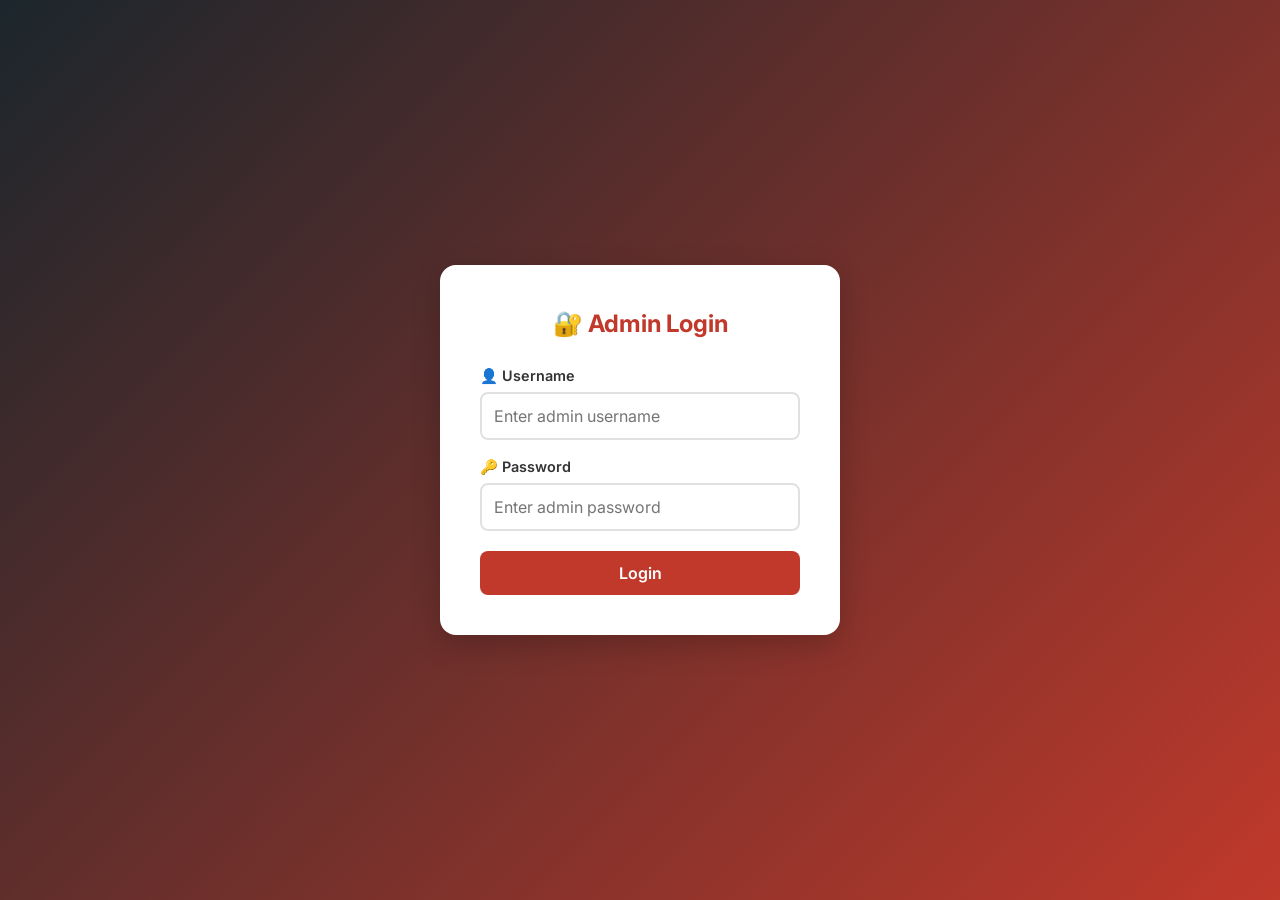
<file: admin.html>
<!DOCTYPE html>
<html lang="en">
<head>
    <meta charset="UTF-8">
    <meta name="viewport" content="width=device-width, initial-scale=1.0">
    <title>MEPT - Admin Panel</title>
    <link rel="stylesheet" href="style.css">
    <link rel="stylesheet" href="admin.css">
    <link href="https://fonts.googleapis.com/css2?family=Inter:wght@400;500;600;700&display=swap" rel="stylesheet">
</head>
<body>

    <!-- Admin Login -->
    <div id="adminAuth" class="admin-auth-container">
        <div class="admin-auth-card">
            <h2>🔐 Admin Login</h2>
            <div class="input-group">
                <label>👤 Username</label>
                <input type="text" id="adminUsername" placeholder="Enter admin username" class="admin-input">
            </div>
            <div class="input-group">
                <label>🔑 Password</label>
                <input type="password" id="adminPassword" placeholder="Enter admin password" class="admin-input">
            </div>
            <button class="admin-btn" onclick="adminLogin()">Login</button>
        </div>
    </div>

    <!-- Admin Panel -->
    <div id="adminPanel" class="container" style="display:none;">
        <header>
            <div class="header-content">
                <h1>⚓ MEPT Admin Panel</h1>
                <button class="logout-btn" onclick="adminLogout()">Logout</button>
            </div>
        </header>

        <main>
            <!-- User Management -->
            <div class="card">
                <h2>👥 User Management</h2>
                
                <!-- Add User Form -->
                <div class="add-user-form">
                    <h3>Add New Student (Saved to Local Storage)</h3>
                    <div class="form-row">
                        <input type="text" id="newUsername" placeholder="Username" class="admin-input">
                        <input type="password" id="newPassword" placeholder="Password" class="admin-input">
                        <input type="date" id="expireDate" class="admin-input">
                        <button class="admin-btn" onclick="addUser()">➕ Add Student</button>
                    </div>
                </div>

                <!-- User List -->
                <h3>📋 Student List (Combined: users.json + Local Storage)</h3>
                <div id="userTable" class="user-table"></div>
                <div style="margin-top:20px; background:#f8f9fa; padding:15px; border-radius:10px;">
                    <p>📝 <strong>မှတ်ချက်</strong></p>
                    <ul>
                        <li>✅ <strong>Add/Delete</strong> သည် <strong>Local Storage</strong> တွင်သာ သက်ရောက်ပါသည်။</li>
                        <li>🌐 <strong>users.json</strong> ကို ပြင်ဆင်လိုပါက GitHub တွင် တိုက်ရိုက် Edit လုပ်ပါ။</li>
                        <li>📤 Local Storage မှ users.json သို့ Export လုပ်ရန် <button onclick="exportToJSON()" style="background:#3282b8; color:white; border:none; padding:5px 15px; border-radius:5px; cursor:pointer;">Export Local to JSON</button></li>
                    </ul>
                </div>
            </div>

            <!-- Statistics -->
            <div class="card">
                <h2>📊 Statistics</h2>
                <div id="statsContainer" class="stats-grid"></div>
            </div>
        </main>
    </div>

    <script src="admin.js"></script>
</body>
</html>
</file>
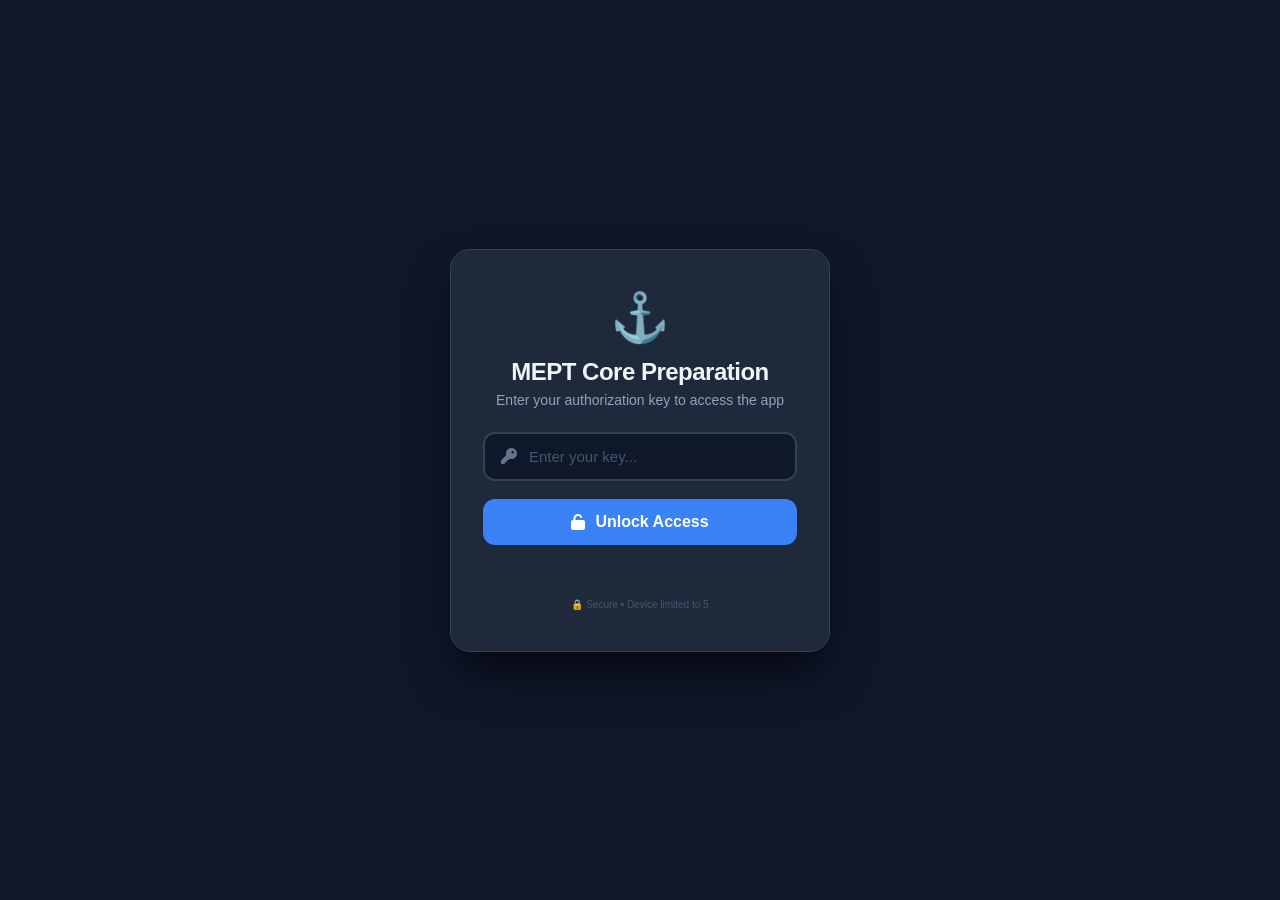
<file: learning.html>
<!DOCTYPE html>
<html lang="en">
<head>
    <meta charset="UTF-8" />
    <meta name="viewport" content="width=device-width, initial-scale=1.0" />
    <title>MEPT Core Preparation App</title>
    <link rel="stylesheet" href="learning.css" />
    <!-- Font Awesome Icons -->
    <link rel="stylesheet" href="https://cdnjs.cloudflare.com/ajax/libs/font-awesome/6.5.0/css/all.min.css" />
</head>
<body>

<!-- ============================================================ -->
<!-- LOGIN SECTION -->
<!-- ============================================================ -->
<div id="loginSection" class="login-container">
    <div class="login-box">
        <div class="login-icon">⚓</div>
        <h1>MEPT Core Preparation</h1>
        <p class="login-sub">Enter your authorization key to access the app</p>
        <div class="input-group">
            <i class="fas fa-key"></i>
            <input type="password" id="keyInput" placeholder="Enter your key..." />
        </div>
        <button id="loginBtn" class="login-btn">
            <i class="fas fa-unlock"></i> Unlock Access
        </button>
        <p id="keyError" class="error-msg"></p>
        <div class="login-footer">
            <small>🔒 Secure • Device limited to 5</small>
        </div>
    </div>
</div>

<!-- ============================================================ -->
<!-- MAIN APP SECTION -->
<!-- ============================================================ -->
<div id="mainSection" class="main-app">
    <!-- Top Header -->
    <header class="app-header">
        <div class="header-left">
            <span class="app-logo">⚓ MEPT Core</span>
        </div>
        <div class="header-right">
            <span class="user-badge"><i class="fas fa-user-check"></i> Authorized</span> 
             <span class="user-badge"><i class="fas fa-user-check"></i> <a href="listening.html" > Task 4 Listening</a></span>
            <button id="logoutBtn" class="logout-btn"><i class="fas fa-sign-out-alt"></i> Logout</button>
            
        </div>
    </header>

    <!-- Tab Navigation -->
    <nav class="tab-nav">
        <button class="tab-btn active" data-tab="grammar"><i class="fas fa-pencil-alt"></i> Grammar</button>
        <button class="tab-btn" data-tab="reading"><i class="fas fa-book-open"></i> Reading</button>
        <button class="tab-btn" data-tab="writing"><i class="fas fa-pen-fancy"></i> Writing</button>
        <button class="tab-btn" data-tab="speaking"><i class="fas fa-microphone"></i> Speaking</button>
        <button class="tab-btn" data-tab="listening"><i class="fas fa-headphones"></i> Listening</button>

    </nav>

    <!-- Tab Content -->
    <div class="tab-content-wrapper">
        <!-- GRAMMAR -->
        <div id="grammar" class="tab-content active">
            <h2><i class="fas fa-pencil-alt"></i> Grammar Practice (50 Questions)</h2>
            <div id="grammarList"></div>
        </div>

        <!-- READING -->
        <div id="reading" class="tab-content">
            <h2><i class="fas fa-book-open"></i> Reading Comprehension (7 Passages)</h2>
            <div id="readingList"></div>
        </div>

        <!-- WRITING -->
        <div id="writing" class="tab-content">
            <h2><i class="fas fa-pen-fancy"></i> Writing Topics (15 Topics)</h2>
            <div id="writingList"></div>
        </div>

        <!-- SPEAKING -->
        <div id="speaking" class="tab-content">
            <h2><i class="fas fa-microphone"></i> Speaking Practice (50 + 12 Picture Topics)</h2>
            <div id="speakingList"></div>
        </div>

        <!-- LISTENING -->
        <div id="listening" class="tab-content">
            <h2><i class="fas fa-headphones"></i> Listening Practice (10 Exercises)</h2>
            <div id="listeningList"></div>
        </div>
        <!-- LISTENING -->
        
    </div>
</div>

<!-- ============================================================ -->
<!-- JAVASCRIPT -->
<!-- ============================================================ -->
<script src="learning.js"></script>
</body>
</html>
</file>
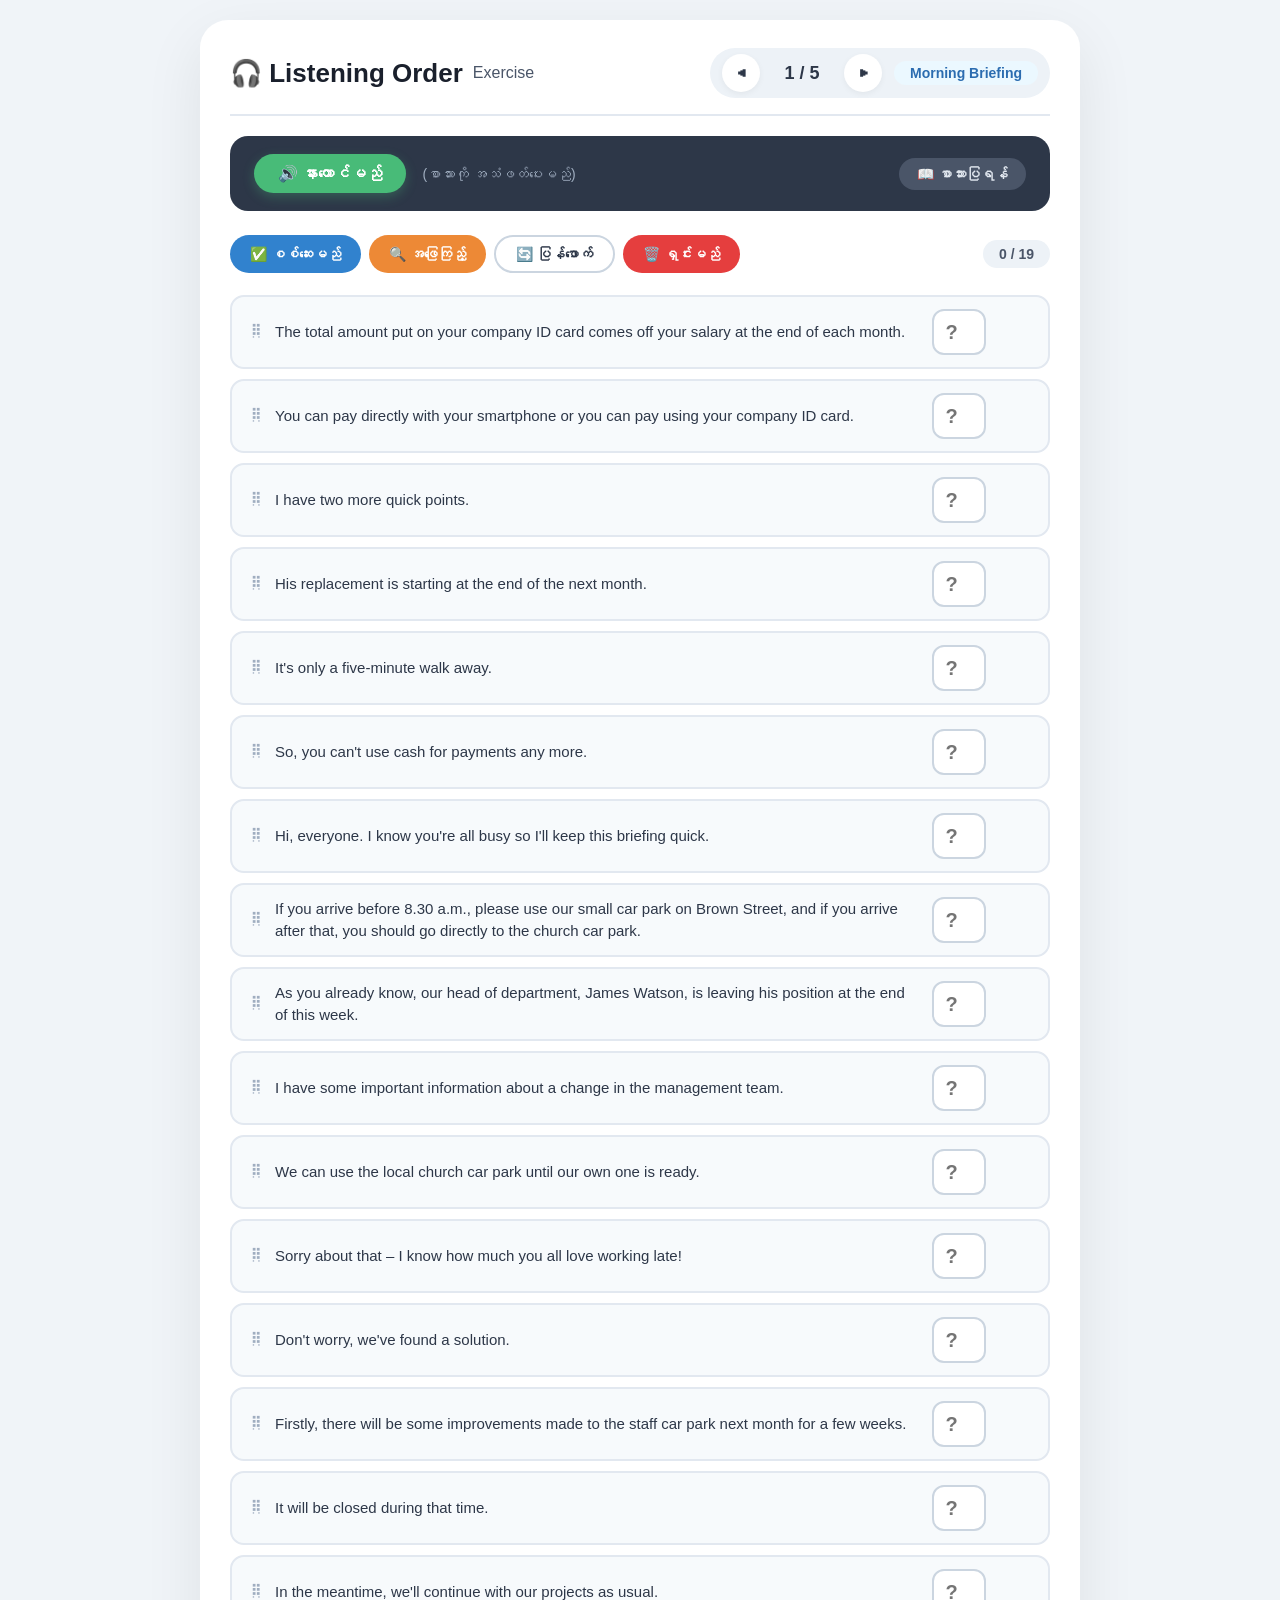
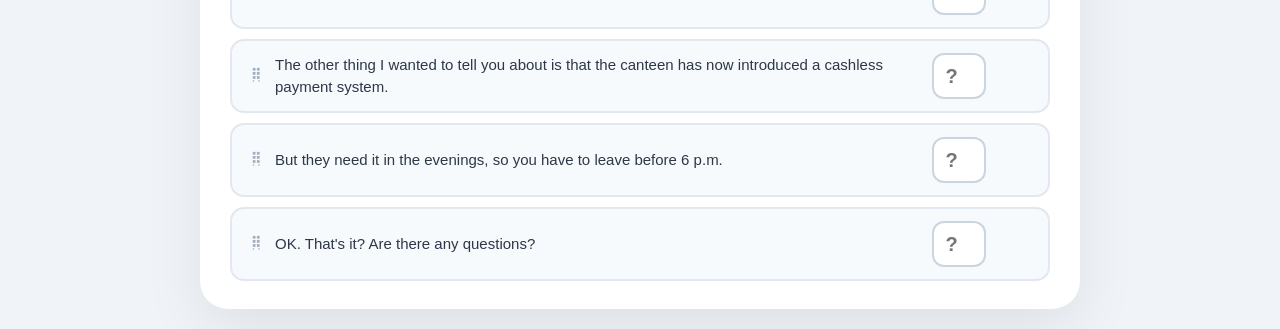
<file: listening.html>
<!DOCTYPE html>
<html lang="my">
<head>
    <meta charset="UTF-8">
    <meta name="viewport" content="width=device-width, initial-scale=1.0">
    <title>Listening Ordering - 5 Exercises</title>
    <style>
        * {
            box-sizing: border-box;
            margin: 0;
            padding: 0;
        }

        body {
            font-family: 'Segoe UI', Tahoma, Geneva, Verdana, sans-serif;
            background: #f0f4f8;
            padding: 20px;
            min-height: 100vh;
            display: flex;
            justify-content: center;
            align-items: flex-start;
        }

        .container {
            max-width: 880px;
            width: 100%;
            background: white;
            border-radius: 28px;
            box-shadow: 0 20px 60px rgba(0, 0, 0, 0.08);
            padding: 28px 30px;
            transition: 0.3s;
        }

        .header {
            display: flex;
            justify-content: space-between;
            align-items: center;
            flex-wrap: wrap;
            gap: 16px;
            margin-bottom: 20px;
            border-bottom: 2px solid #e2e8f0;
            padding-bottom: 16px;
        }
        .header h1 {
            font-size: 26px;
            font-weight: 800;
            color: #1a202c;
            display: flex;
            align-items: center;
            gap: 10px;
        }
        .header h1 small {
            font-size: 16px;
            font-weight: 500;
            color: #4a5568;
        }
        .nav-controls {
            display: flex;
            align-items: center;
            gap: 12px;
            background: #edf2f7;
            padding: 6px 12px;
            border-radius: 60px;
        }
        .nav-btn {
            background: white;
            border: none;
            width: 38px;
            height: 38px;
            border-radius: 50%;
            font-size: 18px;
            font-weight: 700;
            cursor: pointer;
            box-shadow: 0 2px 6px rgba(0,0,0,0.05);
            transition: 0.2s;
            color: #2d3748;
        }
        .nav-btn:hover {
            background: #3182ce;
            color: white;
            transform: scale(1.05);
        }
        .ex-counter {
            font-weight: 700;
            font-size: 18px;
            color: #2d3748;
            min-width: 60px;
            text-align: center;
        }
        .ex-title {
            font-weight: 600;
            color: #2b6cb0;
            background: #ebf8ff;
            padding: 4px 16px;
            border-radius: 30px;
            font-size: 14px;
        }

        .audio-panel {
            background: #2d3748;
            border-radius: 18px;
            padding: 18px 24px;
            margin-bottom: 24px;
            display: flex;
            flex-wrap: wrap;
            align-items: center;
            justify-content: space-between;
            gap: 14px;
        }
        .audio-panel .left {
            display: flex;
            align-items: center;
            gap: 16px;
            flex-wrap: wrap;
        }
        .btn-audio {
            background: #48bb78;
            border: none;
            color: white;
            font-weight: 700;
            padding: 10px 24px;
            border-radius: 40px;
            font-size: 16px;
            cursor: pointer;
            display: flex;
            align-items: center;
            gap: 8px;
            transition: 0.2s;
            box-shadow: 0 4px 12px rgba(72, 187, 120, 0.3);
        }
        .btn-audio:hover {
            background: #38a169;
            transform: translateY(-2px);
        }
        .btn-audio:active {
            transform: scale(0.96);
        }
        .btn-audio.playing {
            background: #e53e3e;
            box-shadow: 0 4px 12px rgba(229, 62, 62, 0.3);
        }
        .transcript-toggle {
            background: #4a5568;
            border: none;
            color: #e2e8f0;
            padding: 8px 18px;
            border-radius: 30px;
            font-size: 14px;
            font-weight: 600;
            cursor: pointer;
            transition: 0.2s;
        }
        .transcript-toggle:hover {
            background: #718096;
        }
        .transcript-box {
            background: #1a202c;
            color: #e2e8f0;
            padding: 16px 20px;
            border-radius: 14px;
            margin-bottom: 24px;
            font-size: 15px;
            line-height: 1.8;
            max-height: 220px;
            overflow-y: auto;
            white-space: pre-wrap;
            display: none;
            border-left: 4px solid #48bb78;
        }
        .transcript-box.show {
            display: block;
        }
        .transcript-box .speaker-highlight {
            color: #90cdf4;
            font-weight: 700;
        }

        .toolbar {
            display: flex;
            flex-wrap: wrap;
            gap: 10px;
            margin-bottom: 22px;
            align-items: center;
            justify-content: space-between;
        }
        .toolbar-left {
            display: flex;
            flex-wrap: wrap;
            gap: 8px;
        }
        .btn {
            border: none;
            padding: 9px 20px;
            border-radius: 40px;
            font-weight: 600;
            font-size: 14px;
            cursor: pointer;
            transition: all 0.2s ease;
            background: #e2e8f0;
            color: #2d3748;
            display: inline-flex;
            align-items: center;
            gap: 6px;
        }
        .btn-primary {
            background: #3182ce;
            color: white;
        }
        .btn-primary:hover {
            background: #2b6cb0;
            transform: translateY(-2px);
            box-shadow: 0 6px 14px rgba(49, 130, 206, 0.25);
        }
        .btn-success {
            background: #38a169;
            color: white;
        }
        .btn-success:hover {
            background: #2f855a;
            transform: translateY(-2px);
            box-shadow: 0 6px 14px rgba(56, 161, 105, 0.25);
        }
        .btn-warning {
            background: #ed8936;
            color: white;
        }
        .btn-warning:hover {
            background: #dd6b20;
            transform: translateY(-2px);
        }
        .btn-danger {
            background: #e53e3e;
            color: white;
        }
        .btn-danger:hover {
            background: #c53030;
            transform: translateY(-2px);
        }
        .btn-outline {
            background: transparent;
            border: 2px solid #cbd5e0;
        }
        .btn-outline:hover {
            background: #edf2f7;
        }
        .counter-badge {
            background: #edf2f7;
            padding: 6px 16px;
            border-radius: 30px;
            font-size: 14px;
            font-weight: 600;
            color: #4a5568;
        }

        #sentence-list {
            list-style: none;
            padding: 0;
            margin: 0;
            display: flex;
            flex-direction: column;
            gap: 10px;
        }

        .sentence-item {
            display: flex;
            align-items: center;
            gap: 14px;
            background: #f7fafc;
            padding: 12px 18px;
            border-radius: 14px;
            border: 2px solid #e2e8f0;
            transition: all 0.15s ease;
            cursor: grab;
            user-select: none;
        }
        .sentence-item:active {
            cursor: grabbing;
        }
        .sentence-item.dragging {
            opacity: 0.4;
            border-style: dashed;
        }
        .sentence-item.drag-over {
            border-color: #3182ce;
            background: #ebf8ff;
            transform: scale(1.01);
        }
        .sentence-item.correct {
            border-color: #48bb78;
            background: #f0fff4;
        }
        .sentence-item.wrong {
            border-color: #fc8181;
            background: #fff5f5;
        }
        .sentence-item .drag-icon {
            color: #a0aec0;
            font-size: 22px;
            cursor: grab;
            flex-shrink: 0;
        }
        .sentence-item .sentence-text {
            flex: 1;
            font-size: 15px;
            line-height: 1.5;
            color: #2d3748;
            font-weight: 500;
        }
        .sentence-item .sentence-text .speaker {
            font-weight: 700;
            color: #2b6cb0;
        }
        .sentence-item .order-input {
            width: 54px;
            height: 46px;
            text-align: center;
            font-size: 20px;
            font-weight: 700;
            border: 2px solid #cbd5e0;
            border-radius: 12px;
            background: white;
            color: #2d3748;
            transition: 0.2s;
            flex-shrink: 0;
            outline: none;
        }
        .sentence-item .order-input:focus {
            border-color: #3182ce;
            box-shadow: 0 0 0 3px rgba(49, 130, 206, 0.15);
        }
        .sentence-item .order-input.correct {
            border-color: #48bb78;
            background: #f0fff4;
        }
        .sentence-item .order-input.wrong {
            border-color: #fc8181;
            background: #fff5f5;
        }
        .sentence-item .status-badge {
            font-size: 20px;
            width: 30px;
            text-align: center;
            flex-shrink: 0;
        }

        #result-message {
            margin-top: 22px;
            padding: 16px 22px;
            border-radius: 16px;
            font-weight: 700;
            font-size: 18px;
            text-align: center;
            display: none;
            background: #edf2f7;
        }
        #result-message.show {
            display: block;
        }
        #result-message.success {
            background: #c6f6d5;
            color: #22543d;
            border: 2px solid #48bb78;
        }
        #result-message.fail {
            background: #fed7d7;
            color: #9b2c2c;
            border: 2px solid #fc8181;
        }

        @media (max-width: 700px) {
            .container {
                padding: 14px;
            }
            .header {
                flex-direction: column;
                align-items: stretch;
                gap: 10px;
            }
            .nav-controls {
                justify-content: center;
                padding: 6px 12px;
            }
            .audio-panel {
                flex-direction: column;
                align-items: stretch;
            }
            .audio-panel .left {
                justify-content: center;
            }
            .sentence-item {
                flex-wrap: wrap;
                gap: 8px;
                padding: 12px;
            }
            .sentence-item .sentence-text {
                order: 1;
                flex-basis: 100%;
                font-size: 14px;
            }
            .sentence-item .drag-icon {
                order: 0;
            }
            .sentence-item .order-input {
                order: 2;
                width: 48px;
                height: 40px;
                font-size: 18px;
            }
            .sentence-item .status-badge {
                order: 3;
            }
            .toolbar {
                flex-direction: column;
                align-items: stretch;
            }
            .toolbar-left {
                justify-content: center;
            }
            .btn {
                justify-content: center;
                padding: 8px 14px;
                font-size: 13px;
            }
        }
    </style>
</head>
<body>

<div class="container">
    <!-- Header -->
    <div class="header">
        <h1>
            🎧 Listening Order
            <small>Exercise</small>
        </h1>
        <div class="nav-controls">
            <button class="nav-btn" id="prevExBtn">◀</button>
            <span class="ex-counter" id="exCounter">1 / 5</span>
            <button class="nav-btn" id="nextExBtn">▶</button>
            <span class="ex-title" id="exTitle">Morning Briefing</span>
        </div>
    </div>

    <!-- Audio Panel -->
    <div class="audio-panel">
        <div class="left">
            <button class="btn-audio" id="playAudioBtn">🔊 နားထောင်မည်</button>
            <span style="color:#a0aec0; font-size:14px;">(စာသားကို အသံဖတ်ပေးမည်)</span>
        </div>
        <button class="transcript-toggle" id="toggleTranscriptBtn">📖 စာသားပြရန်</button>
    </div>

    <!-- Transcript Box -->
    <div class="transcript-box" id="transcriptBox"></div>

    <!-- Toolbar -->
    <div class="toolbar">
        <div class="toolbar-left">
            <button class="btn btn-primary" id="checkBtn">✅ စစ်ဆေးမည်</button>
            <button class="btn btn-warning" id="showAnswerBtn">🔍 အဖြေကြည့်</button>
            <button class="btn btn-outline" id="shuffleBtn">🔄 ပြန်ဖောက်</button>
            <button class="btn btn-danger" id="resetBtn">🗑️ ရှင်းမည်</button>
        </div>
        <span class="counter-badge" id="progressCounter">၀ / ၀</span>
    </div>

    <!-- Sentence List -->
    <ul id="sentence-list"></ul>

    <!-- Result -->
    <div id="result-message"></div>
</div>

<script>
    (function() {
        // ============================================================
        //  EXERCISE DATA (ခင်ဗျားပေးထားတဲ့ စာသား ၅ ခု)
        // ============================================================
        const EXERCISES = [
            // 1. Morning Briefing
            {
                title: "Morning Briefing",
                sentences: [
                    "Hi, everyone. I know you're all busy so I'll keep this briefing quick.",
                    "I have some important information about a change in the management team.",
                    "As you already know, our head of department, James Watson, is leaving his position at the end of this week.",
                    "His replacement is starting at the end of the next month.",
                    "In the meantime, we'll continue with our projects as usual.",
                    "I have two more quick points.",
                    "Firstly, there will be some improvements made to the staff car park next month for a few weeks.",
                    "It will be closed during that time.",
                    "Don't worry, we've found a solution.",
                    "We can use the local church car park until our own one is ready.",
                    "If you arrive before 8.30 a.m., please use our small car park on Brown Street, and if you arrive after that, you should go directly to the church car park.",
                    "It's only a five-minute walk away.",
                    "But they need it in the evenings, so you have to leave before 6 p.m.",
                    "Sorry about that – I know how much you all love working late!",
                    "The other thing I wanted to tell you about is that the canteen has now introduced a cashless payment system.",
                    "So, you can't use cash for payments any more.",
                    "You can pay directly with your smartphone or you can pay using your company ID card.",
                    "The total amount put on your company ID card comes off your salary at the end of each month.",
                    "OK. That's it? Are there any questions?"
                ]
            },
            // 2. Invitation to a party
            {
                title: "Party Invitation",
                sentences: [
                    "Automated message: You have two new messages. Message number one, received today at 3.45 p.m.",
                    "Hi, it's me. How's it going?",
                    "I guess you're at work and you don't have your phone on, right?",
                    "First of all, thank you, THANK YOU for the birthday card and message.",
                    "I received it this morning.",
                    "That's so nice of you.",
                    "I'm organising a little party for my birthday.",
                    "It's nothing very big – only a few of my best and closest friends.",
                    "That means you too!",
                    "We're going to have it at my cousin's house.",
                    "She lives in the countryside in a nice big house with a swimming pool.",
                    "I'd love to see you there.",
                    "It's going to be this Friday.",
                    "I'll send you the instructions on how to get there later, OK?",
                    "Anyway, have fun at work.",
                    "Don't work too hard, OK?",
                    "Talk soon.",
                    "Automated message: You have two new messages. Message number two, received today at 5.15 p.m.",
                    "Aw, you're still not answering your phone!",
                    "OK, here are the instructions to get to my cousin's house for the party.",
                    "Are you going to take your car?",
                    "If you take the car, drive straight on Forest Road until you get to the motorway.",
                    "Drive past Brownsville and take exit 13A. That's 13A.",
                    "You drive down the road there and turn left.",
                    "It's the first big house on the right. OK?",
                    "If you're taking a bus, you can get the number 80 to Brownsville.",
                    "Call me when you get there and somebody can pick you up in a car.",
                    "I can't wait. This is going to be so great!"
                ]
            },
            // 3. Changing a meeting time
            {
                title: "Changing Meeting Time",
                sentences: [
                    "Lucy: Hi, Anna. Do you have a minute to talk about the meeting next Tuesday?",
                    "Anna: Sure. We said 11, didn't we?",
                    "Lucy: Yeah, we did. But I have a bit of a problem with the time. Would it be possible to move it?",
                    "Anna: Oh, I see. We could postpone it to the afternoon, to 1 p.m., for example. Or bring it forward to earlier in the morning. What would suit you?",
                    "Lucy: Could we make it 9 o'clock? That would really help me. I have another important meeting in the central office at 12.",
                    "Anna: No problem. It's important you're there.",
                    "Lucy: Thanks a lot, Anna.",
                    "Anna: Do you need help with any preparation? Did you get the agenda I sent out?",
                    "Lucy: Yes, I did. And no, that's all fine, thanks. My report is ready and I'm looking forward to presenting it.",
                    "Anna: Great.",
                    "Lucy: I can tell Sven about the time change. I'll see him later.",
                    "Anna: Don't worry about telling Sven. I'll send an email to everyone to confirm the time has changed and with an updated meeting invite.",
                    "Lucy: Great. Thanks, Anna.",
                    "Anna: OK. I'm happy that works for you. We really need you there and it's good we don't have to cancel it.",
                    "Lucy: See you then. Have a good weekend in the meantime.",
                    "Anna: You too."
                ]
            },
            // 4. Transport announcements
            {
                title: "Transport Announcements",
                sentences: [
                    "The next train to arrive at Platform 2 is the 12.20 to Bristol Temple Meads, calling at Reading, Oxford and Bristol Parkway.",
                    "Platform 2 for the 12.20 to Bristol. First class is in the rear carriage.",
                    "This is a platform announcement for passengers for the 12.20 service to Bristol Temple Meads. This train is delayed by approximately 8 minutes.",
                    "The train will now depart from Platform 9. Passengers for the 12.20 train to Bristol, please make your way to Platform 9.",
                    "Passengers for Flight EB380 to Paris please make your way to Gate 13 for boarding.",
                    "Gate 13 for flight EB380 to Paris. Please have your passports and boarding passes ready.",
                    "Your flight is ready to board.",
                    "This is a London Underground service to Liverpool Street. The next station is Liverpool Street.",
                    "Upon arrival, the first set of doors will not open.",
                    "Customers in the first carriage, please move towards the rear doors to leave the train.",
                    "The next station is Liverpool Street. Change here for Central Line, Circle Line, Hammersmith & City Line and Metropolitan Line and Main Line Suburban rail services.",
                    "Please mind the gap between the train and the platform.",
                    "This train terminates at Redbridge."
                ]
            },
            // 5. Who's who in the office
            {
                title: "Who's Who in Office",
                sentences: [
                    "Jani: Welcome to the department, Yuki. Let me show you around and tell you about your new colleagues.",
                    "I'll introduce you to them all later.",
                    "Yuki: Great. Thanks. So, who are those people over there?",
                    "Jani: That's the order management team. Luciana deals with the new orders. She's the one with short, dark hair.",
                    "Yuki: In the purple dress?",
                    "Jani: Yeah, that's right. You'll probably work closely with her while you are learning about our ordering process.",
                    "Yuki: Got it, thanks. And who's that over there? The guy who's on the phone?",
                    "Jani: Oh, you mean the one by the window? In the green shirt? Ah, that's Ian. He's the marketing director. And that's Maria beside him. She's responsible for the internal IT systems.",
                    "Yuki: OK, I'll try to remember all of this. I should probably be taking notes!",
                    "Jani: Don't worry about it. For now it's just good to put some faces to names.",
                    "Yuki: OK, great – and who do I talk to about setting up my mobile phone with email access? Is that also Maria?",
                    "Jani: No, you need to talk to Sebastian who works in communications. He can help you. That's him over there, next to the printer.",
                    "Yuki: Thanks. I'll introduce myself to him later."
                ]
            }
        ];

        // ============================================================
        //  STATE
        // ============================================================
        let currentExIndex = 0;
        let currentItems = [];
        let isAnswerRevealed = false;
        let isTranscriptVisible = false;
        let isPlaying = false;

        const listEl = document.getElementById('sentence-list');
        const checkBtn = document.getElementById('checkBtn');
        const showAnswerBtn = document.getElementById('showAnswerBtn');
        const shuffleBtn = document.getElementById('shuffleBtn');
        const resetBtn = document.getElementById('resetBtn');
        const resultMsg = document.getElementById('result-message');
        const progressCounter = document.getElementById('progressCounter');
        const exCounter = document.getElementById('exCounter');
        const exTitle = document.getElementById('exTitle');
        const prevBtn = document.getElementById('prevExBtn');
        const nextBtn = document.getElementById('nextExBtn');
        const playBtn = document.getElementById('playAudioBtn');
        const toggleTranscriptBtn = document.getElementById('toggleTranscriptBtn');
        const transcriptBox = document.getElementById('transcriptBox');

        function shuffleArray(arr) {
            for (let i = arr.length - 1; i > 0; i--) {
                const j = Math.floor(Math.random() * (i + 1));
                [arr[i], arr[j]] = [arr[j], arr[i]];
            }
            return arr;
        }

        function getCurrentExercise() {
            return EXERCISES[currentExIndex];
        }

        function updateHeader() {
            const ex = getCurrentExercise();
            exCounter.textContent = `${currentExIndex + 1} / ${EXERCISES.length}`;
            exTitle.textContent = ex.title;
        }

        function renderList() {
            listEl.innerHTML = '';
            currentItems.forEach((item, index) => {
                const li = document.createElement('li');
                li.className = 'sentence-item';
                li.draggable = true;
                li.dataset.index = index;
                li.dataset.id = item.id;

                const icon = document.createElement('span');
                icon.className = 'drag-icon';
                icon.textContent = '⠿';
                li.appendChild(icon);

                const textSpan = document.createElement('span');
                textSpan.className = 'sentence-text';
                const parts = item.text.split(': ');
                if (parts.length === 2) {
                    textSpan.innerHTML = `<span class="speaker">${parts[0]}</span>: ${parts[1]}`;
                } else {
                    textSpan.textContent = item.text;
                }
                li.appendChild(textSpan);

                const input = document.createElement('input');
                input.type = 'number';
                input.className = 'order-input';
                input.min = 1;
                input.max = currentItems.length;
                input.placeholder = '?';
                input.dataset.id = item.id;

                if (isAnswerRevealed) {
                    input.value = item.id + 1;
                    input.classList.add('correct');
                }

                input.addEventListener('input', function() {
                    resultMsg.classList.remove('show', 'success', 'fail');
                    resultMsg.textContent = '';
                    this.classList.remove('correct', 'wrong');
                    const parent = this.closest('.sentence-item');
                    parent.classList.remove('correct', 'wrong');
                    updateCounter();
                });

                li.appendChild(input);

                const badge = document.createElement('span');
                badge.className = 'status-badge';
                badge.textContent = '';
                li.appendChild(badge);

                // Drag & Drop
                li.addEventListener('dragstart', function(e) {
                    dragSrcIndex = parseInt(this.dataset.index);
                    this.classList.add('dragging');
                    e.dataTransfer.effectAllowed = 'move';
                    e.dataTransfer.setData('text/plain', this.dataset.index);
                });

                li.addEventListener('dragend', function(e) {
                    this.classList.remove('dragging');
                    document.querySelectorAll('.sentence-item').forEach(el => el.classList.remove('drag-over'));
                });

                li.addEventListener('dragover', function(e) {
                    e.preventDefault();
                    e.dataTransfer.dropEffect = 'move';
                    this.classList.add('drag-over');
                });

                li.addEventListener('dragleave', function(e) {
                    this.classList.remove('drag-over');
                });

                li.addEventListener('drop', function(e) {
                    e.preventDefault();
                    this.classList.remove('drag-over');
                    const fromIndex = parseInt(e.dataTransfer.getData('text/plain'));
                    const toIndex = parseInt(this.dataset.index);
                    if (fromIndex === toIndex) return;

                    const [movedItem] = currentItems.splice(fromIndex, 1);
                    currentItems.splice(toIndex, 0, movedItem);

                    if (isAnswerRevealed) isAnswerRevealed = false;
                    renderList();
                    updateCounter();
                    resultMsg.classList.remove('show', 'success', 'fail');
                    resultMsg.textContent = '';
                });

                listEl.appendChild(li);
            });
            updateCounter();
            updateTranscript();
        }

        function updateCounter() {
            const inputs = document.querySelectorAll('.order-input');
            let count = 0;
            inputs.forEach(inp => {
                const val = parseInt(inp.value);
                if (!isNaN(val) && val >= 1 && val <= currentItems.length) count++;
            });
            progressCounter.textContent = `${count} / ${currentItems.length}`;
        }

        function updateTranscript() {
            const ex = getCurrentExercise();
            let html = ex.sentences.map(s => {
                const parts = s.split(': ');
                if (parts.length === 2) {
                    return `<span class="speaker-highlight">${parts[0]}</span>: ${parts[1]}`;
                }
                return s;
            }).join('<br>');
            transcriptBox.innerHTML = html;
        }

        function loadExercise(index) {
            const ex = EXERCISES[index];
            if (!ex) return;
            currentExIndex = index;
            currentItems = ex.sentences.map((text, idx) => ({ id: idx, text }));
            isAnswerRevealed = false;
            isTranscriptVisible = false;
            transcriptBox.classList.remove('show');
            toggleTranscriptBtn.textContent = '📖 စာသားပြရန်';
            shuffleArray(currentItems);
            updateHeader();
            renderList();
            resultMsg.classList.remove('show', 'success', 'fail');
            resultMsg.textContent = '';
            if (isPlaying) {
                isPlaying = false;
                playBtn.textContent = '🔊 နားထောင်မည်';
                playBtn.classList.remove('playing');
                window.speechSynthesis.cancel();
            }
        }

        function checkOrder() {
            const inputs = document.querySelectorAll('.order-input');
            let allCorrect = true;
            let hasEmpty = false;
            const total = currentItems.length;

            inputs.forEach(inp => {
                inp.classList.remove('correct', 'wrong');
                const parent = inp.closest('.sentence-item');
                parent.classList.remove('correct', 'wrong');
                const badge = parent.querySelector('.status-badge');
                badge.textContent = '';
            });

            const userOrderMap = new Map();
            inputs.forEach(inp => {
                const val = parseInt(inp.value);
                const id = parseInt(inp.dataset.id);
                if (isNaN(val) || val < 1 || val > total) {
                    hasEmpty = true;
                    inp.classList.add('wrong');
                    const parent = inp.closest('.sentence-item');
                    parent.classList.add('wrong');
                    allCorrect = false;
                    return;
                }
                if (userOrderMap.has(val)) {
                    allCorrect = false;
                    inp.classList.add('wrong');
                    const parent = inp.closest('.sentence-item');
                    parent.classList.add('wrong');
                    const badge = parent.querySelector('.status-badge');
                    badge.textContent = '❌';
                } else {
                    userOrderMap.set(val, id);
                }
            });

            if (hasEmpty) {
                resultMsg.textContent = `⚠️ နံပါတ် (၁ မှ ${total}) အကုန်လုံးကို ထည့်ပေးပါ။`;
                resultMsg.className = 'show fail';
                return;
            }

            if (userOrderMap.size !== total) {
                resultMsg.textContent = `⚠️ နံပါတ် (၁ မှ ${total}) အကုန်လုံးကို တစ်ခါသာ ထည့်ပါ။ (နံပါတ်ထပ်နေသည်)`;
                resultMsg.className = 'show fail';
                const seen = new Set();
                inputs.forEach(inp => {
                    const val = parseInt(inp.value);
                    if (!isNaN(val) && seen.has(val)) {
                        inp.classList.add('wrong');
                        const parent = inp.closest('.sentence-item');
                        parent.classList.add('wrong');
                        const badge = parent.querySelector('.status-badge');
                        badge.textContent = '❌';
                    }
                    seen.add(val);
                });
                return;
            }

            let correctCount = 0;
            inputs.forEach(inp => {
                const val = parseInt(inp.value);
                const id = parseInt(inp.dataset.id);
                const expectedId = val - 1;
                const parent = inp.closest('.sentence-item');
                const badge = parent.querySelector('.status-badge');

                if (id === expectedId) {
                    inp.classList.add('correct');
                    parent.classList.add('correct');
                    badge.textContent = '✅';
                    correctCount++;
                } else {
                    inp.classList.add('wrong');
                    parent.classList.add('wrong');
                    badge.textContent = '❌';
                    allCorrect = false;
                }
            });

            if (allCorrect && correctCount === total) {
                resultMsg.textContent = '🎉 ဂုဏ်ယူပါတယ်! အားလုံး မှန်ကန်ပါတယ်။';
                resultMsg.className = 'show success';
            } else {
                resultMsg.textContent = `❌ မှားယွင်းမှု ${total - correctCount} ခုရှိပါသည်။ ပြန်စစ်ပါ။`;
                resultMsg.className = 'show fail';
            }
        }

        function revealAnswer() {
            isAnswerRevealed = true;
            const inputs = document.querySelectorAll('.order-input');
            inputs.forEach(inp => {
                const id = parseInt(inp.dataset.id);
                inp.value = id + 1;
                inp.classList.add('correct');
                inp.classList.remove('wrong');
                const parent = inp.closest('.sentence-item');
                parent.classList.add('correct');
                parent.classList.remove('wrong');
                const badge = parent.querySelector('.status-badge');
                badge.textContent = '✅';
            });
            resultMsg.textContent = '🔍 အဖြေမှန်များကို ပြသပေးထားပါသည်။';
            resultMsg.className = 'show success';
            updateCounter();
        }

        function resetInputs() {
            isAnswerRevealed = false;
            const inputs = document.querySelectorAll('.order-input');
            inputs.forEach(inp => {
                inp.value = '';
                inp.classList.remove('correct', 'wrong');
                const parent = inp.closest('.sentence-item');
                parent.classList.remove('correct', 'wrong');
                const badge = parent.querySelector('.status-badge');
                badge.textContent = '';
            });
            resultMsg.classList.remove('show', 'success', 'fail');
            resultMsg.textContent = '';
            updateCounter();
        }

        function speakExercise() {
            if (isPlaying) {
                window.speechSynthesis.cancel();
                isPlaying = false;
                playBtn.textContent = '🔊 နားထောင်မည်';
                playBtn.classList.remove('playing');
                return;
            }

            const ex = getCurrentExercise();
            const fullText = ex.sentences.join('. ');
            const utterance = new SpeechSynthesisUtterance(fullText);
            utterance.lang = 'en-US';
            utterance.rate = 0.85;
            utterance.pitch = 1;

            utterance.onstart = function() {
                isPlaying = true;
                playBtn.textContent = '⏹ ရပ်မည်';
                playBtn.classList.add('playing');
            };
            utterance.onend = function() {
                isPlaying = false;
                playBtn.textContent = '🔊 နားထောင်မည်';
                playBtn.classList.remove('playing');
            };
            utterance.onerror = function() {
                isPlaying = false;
                playBtn.textContent = '🔊 နားထောင်မည်';
                playBtn.classList.remove('playing');
            };
            window.speechSynthesis.speak(utterance);
        }

        function goToPrev() {
            if (currentExIndex > 0) loadExercise(currentExIndex - 1);
            else alert('ပထမဆုံး လေ့ကျင့်ခန်းပါ။');
        }
        function goToNext() {
            if (currentExIndex < EXERCISES.length - 1) loadExercise(currentExIndex + 1);
            else alert('နောက်ဆုံး လေ့ကျင့်ခန်းပါ။');
        }

        let dragSrcIndex = null;

        function init() {
            loadExercise(0);
            checkBtn.addEventListener('click', checkOrder);
            showAnswerBtn.addEventListener('click', revealAnswer);
            shuffleBtn.addEventListener('click', function() {
                shuffleArray(currentItems);
                if (isAnswerRevealed) isAnswerRevealed = false;
                renderList();
                resultMsg.classList.remove('show', 'success', 'fail');
                resultMsg.textContent = '';
            });
            resetBtn.addEventListener('click', resetInputs);
            prevBtn.addEventListener('click', goToPrev);
            nextBtn.addEventListener('click', goToNext);
            playBtn.addEventListener('click', speakExercise);
            toggleTranscriptBtn.addEventListener('click', function() {
                isTranscriptVisible = !isTranscriptVisible;
                transcriptBox.classList.toggle('show', isTranscriptVisible);
                this.textContent = isTranscriptVisible ? '📖 စာသားဖျောက်ရန်' : '📖 စာသားပြရန်';
            });
            document.addEventListener('keydown', function(e) {
                if (e.key === 'ArrowLeft') goToPrev();
                if (e.key === 'ArrowRight') goToNext();
                if (e.key === ' ' && e.target.tagName !== 'INPUT') {
                    e.preventDefault();
                    speakExercise();
                }
            });
        }

        if (!window.speechSynthesis) {
            playBtn.disabled = true;
            playBtn.textContent = '🔇 အသံမရနိုင်';
        }
        init();
    })();
</script>
</body>
</html>
</file>
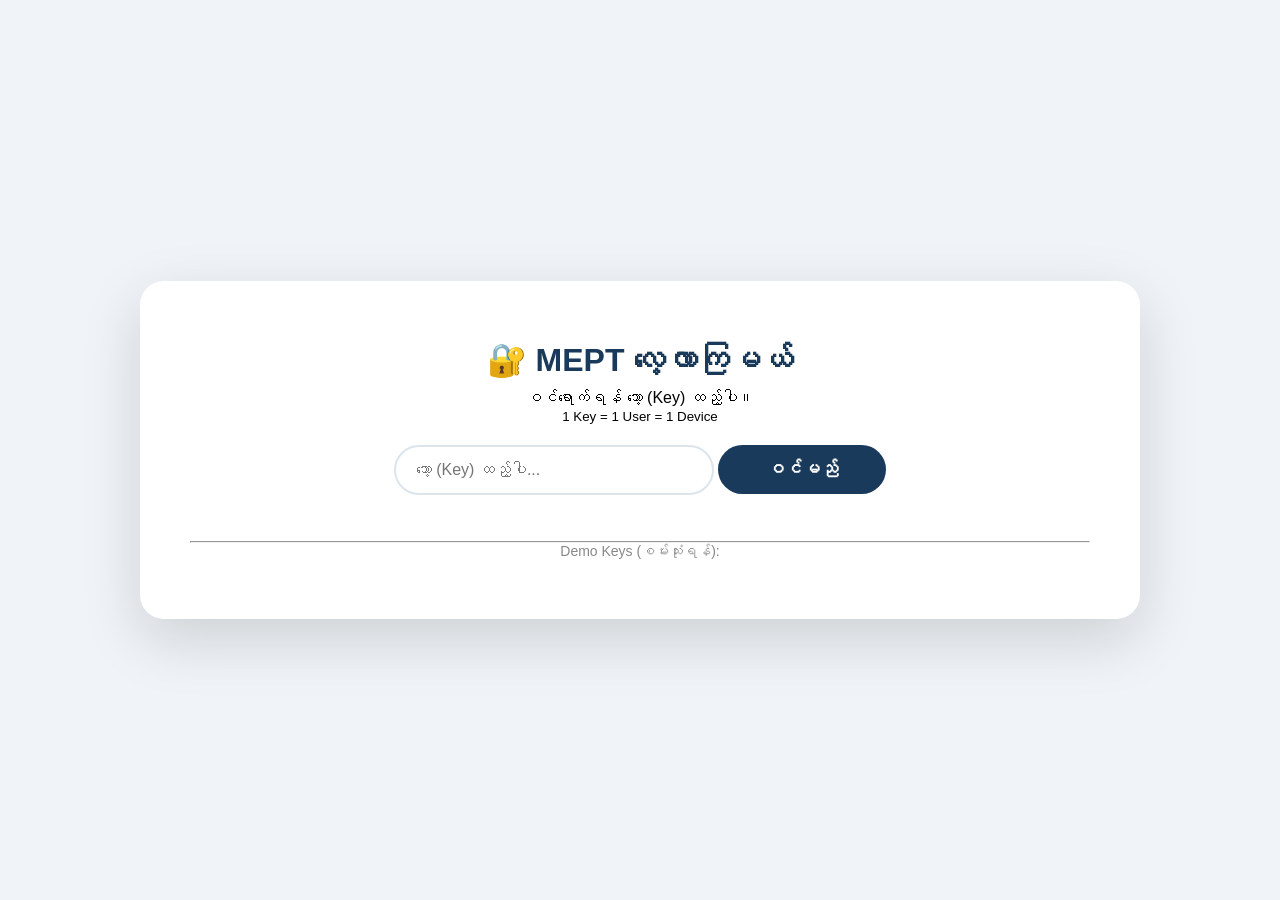
<file: old.html>
<!DOCTYPE html>
<html lang="my">
<head>
  <meta charset="UTF-8">
  <meta name="viewport" content="width=device-width, initial-scale=1.0">
  <title>MEPT Old Question လေ့လာကြမယ်</title>
  <link rel="stylesheet" href="old.css">
</head>
<body>
  <!-- Login Screen -->
  <div id="loginScreen" class="screen active">
    <div class="login-container">
      <h1>🔐 MEPT လေ့လာကြမယ်</h1>
      <p>ဝင်ရောက်ရန် သော့ (Key) ထည့်ပါ။<br><small>1 Key = 1 User = 1 Device</small></p>
      <input type="text" id="keyInput" placeholder="သော့ (Key) ထည့်ပါ...">
      <button onclick="login()">ဝင်မည်</button>
      <p id="loginError" class="error"></p>
      <hr>
      <p style="font-size:14px; color:#888;">Demo Keys (စမ်းသုံးရန်): <br> 

      </p>
    </div>
  </div>

  <!-- Main App Screen -->
  <div id="appScreen" class="screen">
    <div class="header">
      <h2>📚 MEPT Old Questions</h2>
      <div>
        <span id="currentUser" class="badge"></span>
        <button onclick="logout()" class="logout-btn">ထွက်မည်</button>
      </div>
    </div>

    <!-- Batch Exam Filter -->
    <div class="filter-section">
      <button class="filter-btn active" data-batch="all">အားလုံး</button>
      <button class="filter-btn" data-batch="7m_exam1">7M Exam 1</button>
      <button class="filter-btn" data-batch="7m_exam2">7M Exam 2</button>
      <button class="filter-btn" data-batch="7m_exam3">7M Exam 3</button>
       <button class="filter-btn" data-batch="7m_exam4">7M Exam 4</button>
    </div>

    <!-- Category Filter -->
    <div class="category-filter">
      <button class="cat-btn active" data-category="all">အားလုံး</button>
      <button class="cat-btn" data-category="personal">👤 ကိုယ်ရေး</button>
      <button class="cat-btn" data-category="safety">🛡️ လုံခြုံရေး</button>
      <button class="cat-btn" data-category="debate">💬 ဆွေးနွေးခြင်း</button>
      <button class="cat-btn" data-category="writing">✍️ အရေးအသား</button>
      <button class="cat-btn" data-category="speaking">🎤 စကားပြော</button>
    </div>

    <!-- Questions List -->
    <div id="questionList" class="question-list">
      <!-- Render by JS -->
    </div>
  </div>

  <script src="old.js"></script>
</body>
</html>
</file>
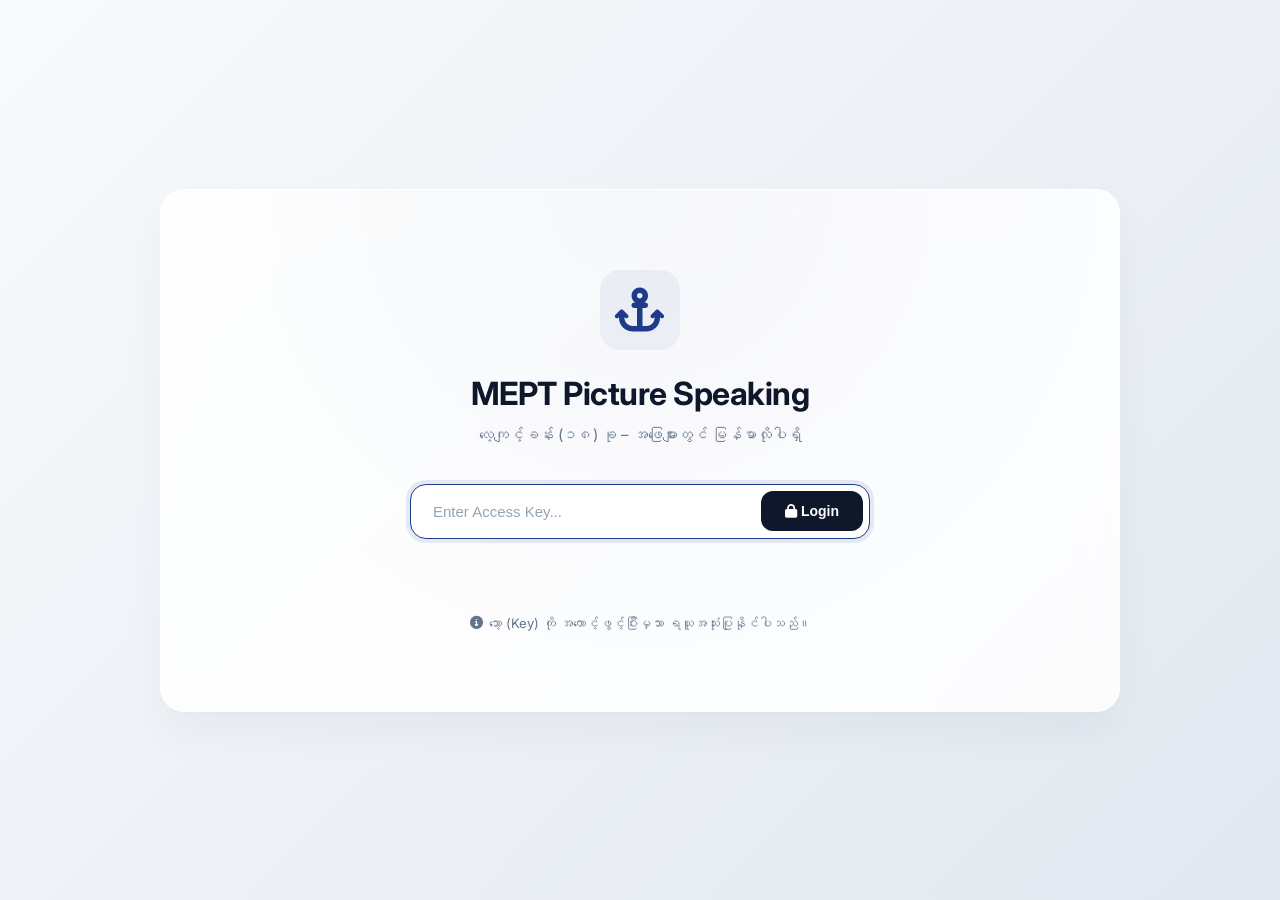
<file: pic.html>
<!DOCTYPE html>
<html lang="my">
<head>
    <meta charset="UTF-8" />
    <meta name="viewport" content="width=device-width, initial-scale=1.0" />
    <title>MEPT Picture Speaking – လေ့ကျင့်ခန်း အသစ် (၁၈)</title>
    <link rel="stylesheet" href="https://cdnjs.cloudflare.com/ajax/libs/font-awesome/6.0.0-beta3/css/all.min.css" />
    <link rel="stylesheet" href="pic.css" />
</head>
<body>

    <div class="app-container" id="app">

        <div id="loginSection">
            <div class="logo-icon"><i class="fas fa-anchor"></i></div>
            <h1>MEPT Picture Speaking</h1>
            <p class="sub-title">လေ့ကျင့်ခန်း (၁၈) ခု – အဖြေများတွင် မြန်မာလိုပါရှိ</p>
            
            <div class="key-input-group">
                <input type="password" id="keyInput" placeholder="Enter Access Key..." autofocus />
                <button id="loginBtn"><i class="fas fa-lock"></i> Login</button>
            </div>
            
            <div class="key-error" id="keyError"></div>
            
            <div class="key-notice">
                <i class="fas fa-info-circle"></i> သော့ (Key) ကို အကောင့်ဖွင့်ပြီးမှသာ ရယူအသုံးပြုနိုင်ပါသည်။
            </div>
        </div>

        <div id="mainSection">
            <div class="main-header">
                <h2><i class="fas fa-ship"></i> MEPT Picture Speaking Dashboard</h2>
                <div class="header-controls">
                    <span class="progress-badge"><i class="fas fa-bookmark"></i> Total: 18 Exercises</span>
                    <button class="logout-btn" id="logoutBtn"><i class="fas fa-sign-out-alt"></i> Logout</button>
                </div>
            </div>
            <div class="exercise-list" id="exerciseList"></div>
        </div>

    </div>

    <script src="app.js"></script>
</body>
</html>
</file>
<file: style.css>
/* ==================== ROOT VARIABLES ==================== */
:root {
    --primary: #0f4c75;
    --primary-dark: #1b262c;
    --primary-light: #1e3a5f;
    --accent: #3282b8;
    --accent-light: #bbe1fa;
    --gold: #f0b429;
    --bg: #f4f7f6;
    --card: #ffffff;
    --text: #333333;
    --text-muted: #666666;
    --success: #28a745;
    --warning: #ffc107;
    --danger: #e53e3e;
    --border-radius: 12px;
}

/* ==================== RESET ==================== */
* {
    margin: 0;
    padding: 0;
    box-sizing: border-box;
    font-family: 'Inter', sans-serif;
}

body {
    background: var(--bg);
    color: var(--text);
    line-height: 1.6;
}

/* ==================== ANNOUNCEMENT BAR ==================== */
.announcement-bar {
    background: linear-gradient(135deg, #1b262c, #0f4c75);
    color: white;
    padding: 8px 0;
    overflow: hidden;
    white-space: nowrap;
    position: sticky;
    top: 0;
    z-index: 2000;
    font-size: 0.9rem;
}
.announcement-text {
    display: inline-block;
    animation: scrollText 30s linear infinite;
}
.announcement-text span {
    padding-right: 80px;
}
.announcement-text a {
    color: #ffd700;
    text-decoration: none;
    font-weight: 700;
}
@keyframes scrollText {
    0% { transform: translateX(0); }
    100% { transform: translateX(-50%); }
}

/* ==================== NAVBAR ==================== */
.navbar {
    background: var(--primary);
    color: white;
    padding: 12px 0;
    position: sticky;
    top: 32px;
    z-index: 1000;
    box-shadow: 0 2px 8px rgba(0,0,0,0.1);
}
.nav-container {
    max-width: 1200px;
    margin: 0 auto;
    display: flex;
    justify-content: space-between;
    align-items: center;
    padding: 0 20px;
}
.nav-logo {
    font-size: 1.5rem;
    font-weight: 700;
    color: white;
    text-decoration: none;
}
.nav-logo i {
    margin-right: 8px;
    color: var(--gold);
}
.nav-links a {
    color: white;
    text-decoration: none;
    margin-left: 20px;
    font-weight: 500;
    transition: color 0.3s;
}
.nav-links a:hover {
    color: var(--gold);
}
.btn-admin {
    background: var(--gold);
    color: var(--primary) !important;
    padding: 8px 16px;
    border-radius: 20px;
    font-weight: 600;
}

/* ==================== HERO ==================== */
.hero {
    background: linear-gradient(135deg, var(--primary), var(--primary-light));
    color: white;
    padding: 80px 20px;
    display: flex;
    align-items: center;
    justify-content: center;
    gap: 40px;
    flex-wrap: wrap;
}
.hero-content {
    max-width: 500px;
}
.hero-content h1 {
    font-size: 2.8rem;
    margin-bottom: 10px;
}
.hero-content p {
    font-size: 1.1rem;
    opacity: 0.9;
    margin-bottom: 8px;
}
.hero-btn {
    background: var(--gold);
    color: var(--primary);
    padding: 14px 30px;
    border-radius: 30px;
    text-decoration: none;
    font-weight: 700;
    display: inline-block;
    margin-top: 20px;
    transition: transform 0.3s;
}
.hero-btn:hover {
    transform: translateY(-2px);
}
.hero-image i {
    color: var(--gold);
    opacity: 0.8;
}

/* ==================== CONTAINER ==================== */
.container {
    max-width: 1000px;
    margin: 0 auto;
    padding: 0 15px;
}

/* ==================== INFO CARDS ==================== */
.mept-info {
    display: grid;
    grid-template-columns: repeat(auto-fit, minmax(280px, 1fr));
    gap: 25px;
    margin: -40px auto 40px;
    position: relative;
    z-index: 10;
}
.info-card {
    background: var(--card);
    padding: 30px;
    border-radius: var(--border-radius);
    box-shadow: 0 8px 25px rgba(0,0,0,0.05);
    text-align: center;
    transition: transform 0.3s;
}
.info-card:hover {
    transform: translateY(-5px);
}
.info-card i {
    color: var(--accent);
    margin-bottom: 15px;
}
.info-card h3 {
    color: var(--primary);
    margin-bottom: 10px;
}
.info-card p {
    color: var(--text-muted);
    font-size: 0.95rem;
}

/* ==================== MOCK TEST CARDS ==================== */
.fullset-bar {
    background: var(--card);
    padding: 40px;
    border-radius: var(--border-radius);
    margin-bottom: 40px;
    text-align: center;
    box-shadow: 0 8px 25px rgba(0,0,0,0.05);
}
.fullset-bar h2 {
    color: var(--primary);
    font-size: 1.8rem;
    margin-bottom: 5px;
}
.mock-grid {
    display: grid;
    grid-template-columns: repeat(auto-fit, minmax(180px, 1fr));
    gap: 20px;
    margin-top: 25px;
}
.mock-card {
    background: var(--bg);
    padding: 25px;
    border-radius: var(--border-radius);
    text-decoration: none;
    color: var(--text);
    border: 2px solid transparent;
    transition: all 0.3s;
}
.mock-card:hover {
    border-color: var(--accent);
    transform: translateY(-3px);
    box-shadow: 0 10px 30px rgba(0,168,204,0.1);
}
.mock-number {
    font-size: 2rem;
    font-weight: 700;
    color: var(--accent);
}
.mock-card h4 {
    margin: 10px 0 5px;
    color: var(--primary);
}
.mock-card p {
    font-size: 0.9rem;
    color: var(--text-muted);
}

/* ==================== PRACTICE PREVIEW CARDS ==================== */
.practice-preview-section {
    background: var(--card);
    padding: 40px;
    border-radius: var(--border-radius);
    margin-bottom: 40px;
    box-shadow: 0 8px 25px rgba(0,0,0,0.05);
    text-align: center;
}
.practice-preview-section h2 {
    color: var(--primary);
    font-size: 1.8rem;
}
.practice-subtitle {
    color: var(--text-muted);
    margin-bottom: 30px;
}
.preview-grid {
    display: grid;
    grid-template-columns: repeat(auto-fit, minmax(260px, 1fr));
    gap: 25px;
}
.preview-card {
    background: var(--bg);
    padding: 25px;
    border-radius: var(--border-radius);
    cursor: pointer;
    transition: all 0.3s;
    border: 2px solid transparent;
    text-align: left;
}
.preview-card:hover {
    border-color: var(--accent);
    transform: translateY(-5px);
}
.preview-icon {
    text-align: center;
    color: var(--accent);
    margin-bottom: 15px;
}
.preview-card h3 {
    color: var(--primary);
    text-align: center;
    margin-bottom: 8px;
}
.preview-card > p {
    color: var(--text-muted);
    font-size: 0.9rem;
    text-align: center;
    margin-bottom: 15px;
}
.preview-sample {
    background: var(--card);
    padding: 12px;
    border-radius: 8px;
    margin-bottom: 15px;
    font-size: 0.9rem;
}
.preview-btn {
    width: 100%;
    background: var(--primary);
    color: white;
    border: none;
    padding: 10px;
    border-radius: 8px;
    font-weight: 600;
    cursor: pointer;
    transition: background 0.3s;
}
.preview-btn:hover {
    background: var(--primary-light);
}

/* ==================== CERTIFICATE PREVIEW ==================== */
.cert-preview-section {
    margin: 50px 0;
    text-align: center;
}
.certificate-wrapper {
    max-width: 650px;
    margin: 30px auto;
}
.certificate-border {
    background: linear-gradient(135deg, #1a3a5c, #0f4c75);
    padding: 8px;
    border-radius: 20px;
    box-shadow: 0 20px 50px rgba(15, 76, 117, 0.3);
    position: relative;
}
.certificate-border::before {
    content: '';
    position: absolute;
    top: 4px; left: 4px; right: 4px; bottom: 4px;
    border: 2px solid #f0b429;
    border-radius: 16px;
    pointer-events: none;
}
.certificate-inner {
    background: linear-gradient(180deg, #ffffff 0%, #f8f9fa 100%);
    border-radius: 14px;
    padding: 40px 30px;
    position: relative;
    overflow: hidden;
}
.certificate-inner::before {
    content: '⚓';
    position: absolute;
    top: 50%; left: 50%;
    transform: translate(-50%, -50%);
    font-size: 15rem;
    color: rgba(15, 76, 117, 0.03);
    pointer-events: none;
}
.cert-seal {
    width: 70px;
    height: 70px;
    background: linear-gradient(135deg, #f0b429, #e67e22);
    border-radius: 50%;
    display: flex;
    align-items: center;
    justify-content: center;
    margin: 0 auto 20px;
    box-shadow: 0 5px 15px rgba(240, 180, 41, 0.3);
}
.cert-seal i {
    font-size: 2rem;
    color: white;
}
.cert-head {
    margin-bottom: 25px;
    padding-bottom: 20px;
    border-bottom: 2px solid #e2e8f0;
}
.cert-head h3 {
    font-size: 1.8rem;
    color: #0f4c75;
    font-weight: 700;
    margin-bottom: 5px;
}
.cert-head p {
    color: #718096;
    font-size: 1rem;
}
.cert-body {
    text-align: center;
}
.cert-body > p {
    color: #555;
    font-size: 1rem;
    margin-bottom: 8px;
}
.cert-name {
    font-size: 2rem;
    color: #0f4c75;
    font-weight: 700;
    margin: 10px 0;
    text-transform: uppercase;
}
.cert-test {
    font-size: 1.3rem;
    font-weight: 700;
    color: #f0b429;
    margin-bottom: 15px !important;
}
.cert-score-circle {
    width: 130px;
    height: 130px;
    border-radius: 50%;
    background: linear-gradient(135deg, #0f4c75, #3282b8);
    color: white;
    display: flex;
    flex-direction: column;
    align-items: center;
    justify-content: center;
    margin: 20px auto;
    box-shadow: 0 10px 25px rgba(15, 76, 117, 0.4);
    border: 4px solid #f0b429;
}
.cert-score-value {
    font-size: 2.5rem;
    font-weight: 800;
    line-height: 1;
}
.cert-score-label {
    font-size: 0.85rem;
    opacity: 0.9;
    margin-top: 3px;
}
.cert-details-grid {
    display: grid;
    grid-template-columns: 1fr 1fr;
    gap: 12px;
    margin: 25px 0;
}
.cert-detail-item {
    background: #f8f9fa;
    padding: 12px;
    border-radius: 10px;
    text-align: center;
    border: 1px solid #e2e8f0;
}
.cert-detail-label {
    display: block;
    font-size: 0.8rem;
    color: #718096;
    margin-bottom: 5px;
}
.cert-detail-value {
    font-size: 1.1rem;
    font-weight: 700;
    color: #0f4c75;
}
.grade-a {
    font-size: 1.5rem !important;
    color: #f0b429 !important;
}
.pass {
    color: #38a169 !important;
}
.cert-qr {
    margin: 20px 0 10px;
}
.cert-qr img {
    width: 100px;
    height: 100px;
    border: 2px solid #e2e8f0;
    border-radius: 10px;
    padding: 5px;
    background: white;
}
.cert-foot {
    margin-top: 20px;
    padding-top: 15px;
    border-top: 2px solid #e2e8f0;
}
.cert-foot p {
    font-size: 0.8rem;
    color: #999;
    font-style: italic;
}

/* ==================== DEMO SECTION ==================== */
.demo-section {
    background: var(--card);
    padding: 30px;
    border-radius: var(--border-radius);
    margin-bottom: 40px;
    box-shadow: 0 8px 25px rgba(0,0,0,0.05);
}
.demo-header {
    display: flex;
    align-items: center;
    gap: 15px;
    margin-bottom: 25px;
    flex-wrap: wrap;
}
.demo-header h2 {
    color: var(--primary);
    font-size: 1.5rem;
    margin: 0;
}
.premium-banner {
    background: linear-gradient(135deg, #1b262c, #0f4c75);
    color: white;
    padding: 25px;
    border-radius: 12px;
    text-align: center;
    margin-top: 20px;
}
.premium-banner h4 {
    font-size: 1.2rem;
    margin-bottom: 10px;
}
.premium-btn {
    display: inline-block;
    background: linear-gradient(135deg, #f39c12, #e74c3c);
    color: white;
    padding: 12px 24px;
    border-radius: 30px;
    text-decoration: none;
    font-weight: 700;
    margin-top: 10px;
}

/* ==================== LOGIN SECTION ==================== */
.login-section {
    display: flex;
    justify-content: center;
    margin-bottom: 30px;
}
.login-card {
    background: var(--card);
    padding: 30px;
    border-radius: 16px;
    box-shadow: 0 10px 30px rgba(0,0,0,0.1);
    max-width: 420px;
    width: 100%;
    text-align: center;
}
.login-card h3 {
    color: var(--primary);
    margin-bottom: 10px;
    font-size: 1.3rem;
}
.input-group {
    text-align: left;
    margin-bottom: 15px;
}
.input-group label {
    font-weight: 600;
    color: #333;
    font-size: 0.9rem;
    display: block;
    margin-bottom: 5px;
}
.login-input {
    display: block;
    width: 100%;
    padding: 12px 15px;
    border-radius: 10px;
    border: 2px solid #e1e1e1;
    font-size: 1rem;
    outline: none;
    transition: border 0.3s;
}
.login-input:focus {
    border-color: var(--accent);
}
.login-btn {
    width: 100%;
    background: linear-gradient(135deg, #0f4c75, #3282b8);
    color: white;
    border: none;
    padding: 14px;
    border-radius: 10px;
    font-size: 1.1rem;
    font-weight: 700;
    cursor: pointer;
    margin-top: 10px;
    transition: all 0.3s;
}
.login-btn:hover {
    background: #0f4c75;
    transform: translateY(-2px);
}

/* ==================== PRACTICE SECTION ==================== */
.user-info-bar {
    background: var(--primary);
    color: white;
    padding: 12px 20px;
    border-radius: 12px;
    display: flex;
    justify-content: space-between;
    align-items: center;
    flex-wrap: wrap;
    gap: 10px;
    margin-bottom: 20px;
    font-size: 0.9rem;
}
.logout-btn {
    background: var(--danger);
    color: white;
    border: none;
    padding: 6px 14px;
    border-radius: 6px;
    cursor: pointer;
    font-weight: 600;
}
.premium-unlocked-msg {
    background: #d4edda;
    border: 1px solid #c3e6cb;
    color: #155724;
    padding: 15px;
    border-radius: 10px;
    text-align: center;
    margin-bottom: 20px;
}
.tabs {
    display: flex;
    flex-wrap: wrap;
    justify-content: center;
    gap: 8px;
    margin-bottom: 20px;
    position: sticky;
    top: 60px;
    z-index: 100;
}
.tab-btn {
    background: var(--card);
    border: 2px solid transparent;
    color: var(--text-muted);
    padding: 10px 20px;
    border-radius: 30px;
    cursor: pointer;
    font-weight: 600;
    transition: all 0.3s;
    font-size: 0.95rem;
}
.tab-btn.active {
    background: var(--primary);
    color: white;
    border-color: var(--primary);
}
.content-wrapper {
    background: var(--card);
    border-radius: var(--border-radius);
    padding: 30px;
    box-shadow: 0 5px 20px rgba(0,0,0,0.05);
    margin-bottom: 40px;
    min-height: 400px;
}
.set-buttons {
    display: flex;
    flex-direction: column;
    gap: 12px;
    margin-top: 15px;
}
.set-btn {
    display: flex;
    justify-content: space-between;
    padding: 15px 20px;
    border-radius: 12px;
    border: 2px solid #e1e1e1;
    background: white;
    cursor: pointer;
    transition: all 0.3s;
}
.set-btn:hover {
    border-color: var(--accent);
    transform: translateY(-2px);
}
.section-header {
    display: flex;
    justify-content: space-between;
    align-items: center;
    margin-bottom: 20px;
    border-bottom: 2px solid var(--bg);
    padding-bottom: 10px;
}
.section-header h2 {
    color: var(--primary-dark);
    font-size: 1.5rem;
}
.badge {
    background: var(--accent-light);
    color: var(--primary-dark);
    padding: 4px 12px;
    border-radius: 20px;
    font-weight: 600;
    font-size: 0.85rem;
}
.question {
    background: var(--bg);
    border-radius: 8px;
    padding: 20px;
    margin-bottom: 20px;
    border-left: 4px solid var(--accent);
}
.question p {
    font-weight: 600;
    margin-bottom: 10px;
    color: var(--primary-dark);
}
.options label {
    display: block;
    background: var(--card);
    padding: 10px 15px;
    margin-bottom: 8px;
    border-radius: 6px;
    border: 1px solid #e1e1e1;
    cursor: pointer;
    transition: 0.2s;
}
.options label:hover {
    border-color: var(--accent);
    background: #f8fbff;
}
.options input[type="radio"] {
    margin-right: 10px;
    accent-color: var(--primary);
}
.reading-passage {
    background: var(--bg);
    border-radius: 8px;
    padding: 20px;
    margin-bottom: 20px;
    border-left: 4px solid var(--accent);
}
.reading-passage h4 {
    color: var(--primary);
    margin-bottom: 10px;
}
.audio-container {
    background: #eef5fa;
    padding: 15px;
    border-radius: 8px;
    margin: 15px 0;
    border: 1px solid var(--accent-light);
}
.audio-container audio {
    width: 100%;
    margin-top: 10px;
}
textarea {
    width: 100%;
    padding: 12px;
    margin-top: 10px;
    border-radius: 6px;
    border: 1px solid #ccc;
    font-size: 0.95rem;
    resize: vertical;
    outline: none;
}
textarea:focus {
    border-color: var(--accent);
}
.submit-btn {
    width: 100%;
    background: var(--success);
    color: white;
    border: none;
    padding: 15px;
    border-radius: 8px;
    font-size: 1.1rem;
    font-weight: bold;
    cursor: pointer;
    margin-top: 20px;
    transition: 0.3s;
}
.submit-btn:hover {
    background: #218838;
}
.back-btn {
    display: block;
    margin: 15px auto;
    background: #666;
    color: white;
    border: none;
    padding: 10px 24px;
    border-radius: 8px;
    font-size: 0.9rem;
    font-weight: 600;
    cursor: pointer;
    transition: background 0.3s;
}
.back-btn:hover {
    background: #444;
}

/* ==================== RESULT CARD ==================== */
.result-card {
    background: white;
    border-radius: 16px;
    padding: 25px;
    box-shadow: 0 10px 30px rgba(0,0,0,0.1);
    text-align: center;
    margin-top: 20px;
}
.result-score-circle {
    width: 100px;
    height: 100px;
    border-radius: 50%;
    background: linear-gradient(135deg, #0f4c75, #3282b8);
    display: flex;
    flex-direction: column;
    align-items: center;
    justify-content: center;
    margin: 15px auto;
    color: white;
}
.result-grade {
    padding: 10px 20px;
    border-radius: 8px;
    font-weight: 700;
    margin: 10px 0;
    display: inline-block;
}
.grade-excellent { background: #d4edda; color: #155724; }
.grade-good { background: #d1ecf1; color: #0c5460; }
.grade-fair { background: #fff3cd; color: #856404; }
.grade-poor { background: #f8d7da; color: #721c24; }

/* ==================== WRITING OPTIONS ==================== */
.writing-options {
    display: grid;
    grid-template-columns: 1fr 1fr;
    gap: 20px;
    margin-top: 15px;
}
.option-card {
    background: white;
    border: 1px solid #eee;
    padding: 20px;
    border-radius: 8px;
    box-shadow: 0 2px 5px rgba(0,0,0,0.02);
}

/* ==================== FOOTER ==================== */
footer {
    text-align: center;
    padding: 2rem;
    background: var(--primary-dark);
    color: #aaa;
    font-size: 0.9rem;
}
footer a {
    color: #3282b8;
    text-decoration: none;
}
.disclaimer-banner {
    background: #fff3cd;
    border: 1px solid #ffc107;
    padding: 12px 20px;
    border-radius: 8px;
    text-align: center;
    margin-bottom: 20px;
    font-size: 0.9rem;
    color: #856404;
}
.tab-content {
    display: none;
}
.tab-content.active {
    display: block;
}

/* ==================== RESPONSIVE ==================== */
@media (max-width: 768px) {
    .hero {
        flex-direction: column;
        text-align: center;
        padding: 50px 20px;
    }
    .hero-content h1 {
        font-size: 2rem;
    }
    .nav-links a {
        margin-left: 10px;
        font-size: 0.85rem;
    }
    .writing-options {
        grid-template-columns: 1fr;
    }
    .content-wrapper {
        padding: 20px;
    }
    .mock-grid {
        grid-template-columns: 1fr 1fr;
    }
    .certificate-inner {
        padding: 25px 15px;
    }
    .cert-details-grid {
        grid-template-columns: 1fr;
    }
}
</file>
<file: admin.css>
.admin-auth-container { display: flex; justify-content: center; align-items: center; min-height: 100vh; background: linear-gradient(135deg, #1b262c, #c0392b); }
.admin-auth-card { background: white; padding: 40px; border-radius: 16px; text-align: center; box-shadow: 0 10px 30px rgba(0,0,0,0.2); max-width: 400px; width: 90%; }
.admin-auth-card h2 { color: #c0392b; margin-bottom: 20px; }
.input-group { text-align: left; margin-bottom: 15px; }
.input-group label { font-weight: 600; color: #333; font-size: 0.9rem; display: block; margin-bottom: 5px; }
.admin-input { display: block; width: 100%; padding: 12px; margin: 5px 0; border-radius: 8px; border: 2px solid #e1e1e1; font-size: 1rem; outline: none; }
.admin-input:focus { border-color: #c0392b; }
.admin-btn { background: #c0392b; color: white; border: none; padding: 12px 20px; border-radius: 8px; font-size: 1rem; font-weight: 600; cursor: pointer; width: 100%; margin-top: 5px; }
.admin-btn:hover { background: #a93226; }
.logout-btn { background: #e74c3c; color: white; border: none; padding: 8px 16px; border-radius: 6px; cursor: pointer; font-weight: 600; }
.add-user-form { background: #f8f9fa; padding: 20px; border-radius: 12px; margin-bottom: 20px; }
.add-user-form h3 { margin-bottom: 15px; color: #0f4c75; }
.form-row { display: flex; gap: 10px; flex-wrap: wrap; }
.form-row .admin-input { flex: 1; min-width: 150px; }
.user-table { overflow-x: auto; }
.user-table table { width: 100%; border-collapse: collapse; }
.user-table th, .user-table td { padding: 10px; border: 1px solid #ddd; text-align: left; font-size: 0.9rem; }
.user-table th { background: #0f4c75; color: white; }
.delete-btn { background: #e74c3c; color: white; border: none; padding: 5px 12px; border-radius: 4px; cursor: pointer; }
.stats-grid { display: grid; grid-template-columns: repeat(auto-fit, minmax(150px, 1fr)); gap: 15px; margin-top: 15px; }
.stat-card { background: #f8f9fa; padding: 20px; border-radius: 12px; text-align: center; }
.stat-card h4 { color: #0f4c75; }
.stat-card p { font-size: 2rem; font-weight: 700; color: #c0392b; }
</file>
<file: learning.css>
/* ============================================================
   RESET & BASE
   ============================================================ */
* {
    margin: 0;
    padding: 0;
    box-sizing: border-box;
}

body {
    font-family: 'Segoe UI', Tahoma, Geneva, Verdana, sans-serif;
    background: #0f172a;
    color: #e2e8f0;
    min-height: 100vh;
    display: flex;
    justify-content: center;
    align-items: center;
}

/* ============================================================
   LOGIN SECTION
   ============================================================ */
.login-container {
    width: 100%;
    max-width: 420px;
    padding: 20px;
}

.login-box {
    background: #1e293b;
    border-radius: 20px;
    padding: 40px 32px;
    box-shadow: 0 25px 50px -12px rgba(0, 0, 0, 0.8);
    border: 1px solid #334155;
    text-align: center;
}

.login-icon {
    font-size: 48px;
    margin-bottom: 12px;
}

.login-box h1 {
    font-size: 24px;
    font-weight: 700;
    color: #f1f5f9;
    letter-spacing: -0.5px;
}

.login-sub {
    color: #94a3b8;
    font-size: 14px;
    margin-top: 6px;
    margin-bottom: 24px;
}

.input-group {
    display: flex;
    align-items: center;
    background: #0f172a;
    border-radius: 12px;
    padding: 0 16px;
    border: 2px solid #334155;
    transition: border-color 0.3s;
}

.input-group:focus-within {
    border-color: #3b82f6;
}

.input-group i {
    color: #64748b;
    font-size: 16px;
    margin-right: 12px;
}

.input-group input {
    background: transparent;
    border: none;
    padding: 14px 0;
    color: #f1f5f9;
    font-size: 15px;
    width: 100%;
    outline: none;
}

.input-group input::placeholder {
    color: #475569;
}

.login-btn {
    width: 100%;
    padding: 14px;
    margin-top: 18px;
    background: #3b82f6;
    color: white;
    border: none;
    border-radius: 12px;
    font-size: 16px;
    font-weight: 600;
    cursor: pointer;
    transition: background 0.3s, transform 0.1s;
    display: flex;
    align-items: center;
    justify-content: center;
    gap: 10px;
}

.login-btn:hover {
    background: #2563eb;
}

.login-btn:active {
    transform: scale(0.98);
}

.error-msg {
    color: #ef4444;
    font-size: 13px;
    margin-top: 12px;
    min-height: 20px;
}

.login-footer {
    margin-top: 20px;
    color: #475569;
    font-size: 12px;
}

/* ============================================================
   MAIN APP
   ============================================================ */
.main-app {
    width: 100%;
    max-width: 1200px;
    padding: 20px;
    display: none;
}

.main-app.active {
    display: block;
}

/* ============================================================
   HEADER
   ============================================================ */
.app-header {
    display: flex;
    justify-content: space-between;
    align-items: center;
    background: #1e293b;
    padding: 16px 24px;
    border-radius: 16px;
    border: 1px solid #334155;
    margin-bottom: 20px;
}

.app-logo {
    font-size: 20px;
    font-weight: 700;
    color: #f1f5f9;
}

.header-right {
    display: flex;
    align-items: center;
    gap: 16px;
}

.user-badge {
    background: #064e3b;
    color: #34d399;
    padding: 6px 14px;
    border-radius: 20px;
    font-size: 13px;
    font-weight: 500;
}

.logout-btn {
    background: #7f1d1d;
    color: #fca5a5;
    border: none;
    padding: 6px 16px;
    border-radius: 8px;
    font-size: 13px;
    font-weight: 500;
    cursor: pointer;
    transition: background 0.3s;
    display: flex;
    align-items: center;
    gap: 6px;
}

.logout-btn:hover {
    background: #991b1b;
}

/* ============================================================
   TAB NAVIGATION
   ============================================================ */
.tab-nav {
    display: flex;
    gap: 6px;
    background: #1e293b;
    padding: 6px;
    border-radius: 14px;
    border: 1px solid #334155;
    margin-bottom: 24px;
    flex-wrap: wrap;
}

.tab-btn {
    flex: 1;
    min-width: 80px;
    padding: 10px 16px;
    background: transparent;
    border: none;
    border-radius: 10px;
    color: #94a3b8;
    font-size: 14px;
    font-weight: 500;
    cursor: pointer;
    transition: all 0.3s;
    display: flex;
    align-items: center;
    justify-content: center;
    gap: 8px;
}

.tab-btn:hover {
    background: #334155;
    color: #e2e8f0;
}

.tab-btn.active {
    background: #3b82f6;
    color: white;
    box-shadow: 0 4px 12px rgba(59, 130, 246, 0.3);
}

/* ============================================================
   TAB CONTENT
   ============================================================ */
.tab-content-wrapper {
    background: #1e293b;
    border-radius: 16px;
    border: 1px solid #334155;
    padding: 24px;
    min-height: 400px;
}

.tab-content {
    display: none;
}

.tab-content.active {
    display: block;
}

.tab-content h2 {
    font-size: 20px;
    font-weight: 600;
    color: #f1f5f9;
    margin-bottom: 20px;
    padding-bottom: 12px;
    border-bottom: 2px solid #334155;
}

.tab-content h2 i {
    color: #3b82f6;
    margin-right: 10px;
}

/* ============================================================
   GRAMMAR / READING / WRITING CARDS
   ============================================================ */
.qa-card {
    background: #0f172a;
    border-radius: 12px;
    padding: 20px;
    margin-bottom: 16px;
    border: 1px solid #334155;
    transition: border-color 0.3s;
}

.qa-card:hover {
    border-color: #475569;
}

.question-text {
    font-size: 16px;
    font-weight: 500;
    color: #f1f5f9;
    margin-bottom: 12px;
}

.options-stack {
    display: flex;
    flex-wrap: wrap;
    gap: 8px;
    margin-bottom: 12px;
}

.option-item {
    background: #1e293b;
    padding: 6px 14px;
    border-radius: 6px;
    font-size: 14px;
    color: #cbd5e1;
    border: 1px solid #334155;
}

/* ============================================================
   READING PASSAGE
   ============================================================ */
.reading-passage-card {
    background: #0f172a;
    border-radius: 12px;
    padding: 20px;
    margin-bottom: 20px;
    border: 1px solid #334155;
}

.reading-passage-card h2 {
    font-size: 18px;
    color: #f1f5f9;
    margin-bottom: 10px;
    border-bottom: none;
    padding-bottom: 0;
}

.reading-passage-card div {
    color: #cbd5e1;
    font-size: 14px;
    line-height: 1.8;
    white-space: pre-wrap;
}

/* ============================================================
   WRITING CARD
   ============================================================ */
.writing-card {
    background: #0f172a;
    border-radius: 12px;
    padding: 20px;
    margin-bottom: 16px;
    border: 1px solid #334155;
}

.writing-tag {
    display: inline-block;
    background: #1e3a5f;
    color: #60a5fa;
    font-size: 11px;
    font-weight: 600;
    padding: 3px 12px;
    border-radius: 20px;
    text-transform: uppercase;
    letter-spacing: 0.5px;
    margin-bottom: 8px;
}

.writing-card h3 {
    font-size: 17px;
    color: #f1f5f9;
    margin-bottom: 8px;
}

.prompt-box {
    background: #1e293b;
    padding: 12px 16px;
    border-radius: 8px;
    color: #cbd5e1;
    font-size: 14px;
    border-left: 3px solid #3b82f6;
    margin-bottom: 12px;
}

/* ============================================================
   SPEAKING CARD
   ============================================================ */
.speaking-card {
    background: #0f172a;
    border-radius: 12px;
    padding: 20px;
    margin-bottom: 16px;
    border: 1px solid #334155;
}

.speaking-tag {
    display: inline-block;
    background: #1e3a5f;
    color: #60a5fa;
    font-size: 11px;
    font-weight: 600;
    padding: 3px 12px;
    border-radius: 20px;
    text-transform: uppercase;
    letter-spacing: 0.5px;
    margin-bottom: 8px;
}

.speaking-card h3 {
    font-size: 16px;
    color: #f1f5f9;
    margin-bottom: 10px;
}

.speaking-prompt {
    background: #1e293b;
    padding: 12px 16px;
    border-radius: 8px;
    color: #cbd5e1;
    font-size: 14px;
    margin-bottom: 10px;
    line-height: 1.6;
}

.vocab-box {
    background: #1e293b;
    padding: 10px 14px;
    border-radius: 8px;
    margin-bottom: 10px;
    font-size: 13px;
    color: #94a3b8;
}

.vocab-box span {
    display: inline-block;
    background: #334155;
    padding: 2px 10px;
    border-radius: 12px;
    margin: 2px 4px 2px 0;
    color: #e2e8f0;
    font-size: 12px;
}

.sample-answer-box {
    background: #1e293b;
    padding: 12px 16px;
    border-radius: 8px;
    color: #cbd5e1;
    font-size: 14px;
    line-height: 1.7;
    margin-top: 4px;
}

/* ============================================================
   LISTENING CARD
   ============================================================ */
.listening-card {
    background: #0f172a;
    border-radius: 12px;
    padding: 20px;
    margin-bottom: 16px;
    border: 1px solid #334155;
}

.listening-tag {
    display: inline-block;
    background: #1e3a5f;
    color: #60a5fa;
    font-size: 11px;
    font-weight: 600;
    padding: 3px 12px;
    border-radius: 20px;
    text-transform: uppercase;
    letter-spacing: 0.5px;
    margin-bottom: 8px;
}

.listening-card h3 {
    font-size: 17px;
    color: #f1f5f9;
    margin-bottom: 6px;
}

.audio-player-wrapper {
    display: flex;
    align-items: center;
    gap: 16px;
    flex-wrap: wrap;
    background: #1e293b;
    padding: 12px 16px;
    border-radius: 10px;
    margin: 12px 0;
}

.audio-player-wrapper audio {
    flex: 1;
    min-width: 200px;
    height: 40px;
}

.play-count-badge {
    font-size: 13px;
    color: #94a3b8;
    font-weight: 500;
    white-space: nowrap;
}

.play-count-badge.limited {
    color: #f59e0b;
}

.play-count-badge.limited i {
    color: #ef4444;
}

.listening-questions {
    margin-top: 12px;
}

.listening-question-item {
    background: #1e293b;
    padding: 12px 16px;
    border-radius: 8px;
    margin-bottom: 8px;
}

.listening-question-item .q-text {
    font-size: 14px;
    color: #e2e8f0;
    font-weight: 500;
    margin-bottom: 6px;
}

.listening-options {
    display: flex;
    flex-wrap: wrap;
    gap: 8px;
}

.listening-options .opt {
    background: #0f172a;
    padding: 4px 12px;
    border-radius: 6px;
    font-size: 13px;
    color: #cbd5e1;
    border: 1px solid #334155;
    cursor: pointer;
    transition: all 0.2s;
}

.listening-options .opt:hover {
    border-color: #3b82f6;
}

.listening-options .opt.selected {
    background: #3b82f6;
    color: white;
    border-color: #3b82f6;
}

.listening-options .opt.correct-show {
    background: #16a34a;
    color: white;
    border-color: #16a34a;
}

.listening-options .opt.wrong-show {
    background: #dc2626;
    color: white;
    border-color: #dc2626;
}

.check-answers-btn {
    background: #3b82f6;
    color: white;
    border: none;
    padding: 8px 20px;
    border-radius: 8px;
    font-size: 14px;
    font-weight: 500;
    cursor: pointer;
    transition: background 0.3s;
    margin-top: 12px;
    display: inline-flex;
    align-items: center;
    gap: 8px;
}

.check-answers-btn:hover {
    background: #2563eb;
}

.check-answers-btn:disabled {
    background: #334155;
    cursor: not-allowed;
}

/* ============================================================
   EXPLANATION / REVEAL BUTTONS
   ============================================================ */
.reveal-trigger-btn {
    background: #334155;
    color: #e2e8f0;
    border: none;
    padding: 6px 16px;
    border-radius: 6px;
    font-size: 13px;
    font-weight: 500;
    cursor: pointer;
    transition: background 0.3s;
    margin-top: 6px;
}

.reveal-trigger-btn:hover {
    background: #475569;
}

.explanation-box {
    display: none;
    margin-top: 12px;
    padding: 16px;
    background: #1e293b;
    border-radius: 10px;
    border: 1px solid #334155;
}

.explanation-box.show {
    display: block;
}

.exp-row {
    padding: 6px 0;
    border-bottom: 1px solid #2d3748;
}

.exp-row:last-child {
    border-bottom: none;
}

.exp-label {
    display: block;
    font-size: 12px;
    font-weight: 600;
    color: #94a3b8;
    text-transform: uppercase;
    letter-spacing: 0.5px;
    margin-bottom: 4px;
}

.correct-ans-highlight {
    color: #34d399;
    font-weight: 600;
    font-size: 15px;
}

.correct-ans-highlight i {
    margin-right: 6px;
}

/* ============================================================
   RESPONSIVE
   ============================================================ */
@media (max-width: 768px) {
    .login-box {
        padding: 28px 20px;
    }

    .app-header {
        flex-direction: column;
        gap: 12px;
        text-align: center;
    }

    .header-right {
        flex-wrap: wrap;
        justify-content: center;
    }

    .tab-nav {
        flex-wrap: wrap;
    }

    .tab-btn {
        flex: 1 1 calc(50% - 6px);
        font-size: 12px;
        padding: 8px 10px;
    }

    .tab-content-wrapper {
        padding: 16px;
    }

    .options-stack {
        flex-direction: column;
    }

    .audio-player-wrapper {
        flex-direction: column;
    }

    .audio-player-wrapper audio {
        width: 100%;
    }
}

@media (max-width: 480px) {
    .tab-btn {
        flex: 1 1 100%;
        font-size: 13px;
    }

    .login-box h1 {
        font-size: 20px;
    }
}
</file>
<file: old.css>
* {
  margin: 0;
  padding: 0;
  box-sizing: border-box;
  font-family: 'Segoe UI', Tahoma, Geneva, Verdana, sans-serif;
}

body {
  background: #f0f4f8;
  min-height: 100vh;
  display: flex;
  justify-content: center;
  align-items: center;
  padding: 20px;
}

.screen {
  display: none;
  width: 100%;
  max-width: 1000px;
  background: white;
  border-radius: 24px;
  box-shadow: 0 20px 60px rgba(0,0,0,0.15);
  padding: 30px;
  transition: all 0.3s;
}

.screen.active {
  display: block;
}

/* Login */
.login-container {
  text-align: center;
  padding: 30px 20px;
}

.login-container h1 {
  color: #1a3a5c;
  margin-bottom: 10px;
}

.login-container input {
  width: 80%;
  max-width: 320px;
  padding: 14px 20px;
  border: 2px solid #dce4ec;
  border-radius: 40px;
  font-size: 16px;
  margin: 20px 0 12px;
  outline: none;
  transition: 0.2s;
}

.login-container input:focus {
  border-color: #2a6f97;
}

.login-container button {
  background: #1a3a5c;
  color: white;
  border: none;
  padding: 14px 48px;
  border-radius: 40px;
  font-size: 18px;
  font-weight: bold;
  cursor: pointer;
  transition: 0.2s;
}

.login-container button:hover {
  background: #2a6f97;
  transform: scale(1.02);
}

.error {
  color: #c0392b;
  margin-top: 10px;
  min-height: 24px;
}

/* Header */
.header {
  display: flex;
  justify-content: space-between;
  align-items: center;
  flex-wrap: wrap;
  border-bottom: 2px solid #ecf0f1;
  padding-bottom: 16px;
  margin-bottom: 20px;
}

.header h2 {
  color: #1a3a5c;
}

.badge {
  background: #2a6f97;
  color: white;
  padding: 6px 18px;
  border-radius: 30px;
  font-size: 14px;
  margin-right: 12px;
}

.logout-btn {
  background: #e74c3c;
  color: white;
  border: none;
  padding: 8px 20px;
  border-radius: 30px;
  cursor: pointer;
  font-weight: bold;
}

.logout-btn:hover {
  background: #c0392b;
}

/* Filters */
.filter-section {
  display: flex;
  flex-wrap: wrap;
  gap: 8px;
  margin-bottom: 12px;
}

.filter-btn {
  background: #ecf0f1;
  border: none;
  padding: 8px 20px;
  border-radius: 40px;
  font-size: 14px;
  cursor: pointer;
  transition: 0.2s;
  font-weight: 500;
}

.filter-btn:hover {
  background: #d5dbe2;
}

.filter-btn.active {
  background: #1a3a5c;
  color: white;
}

.category-filter {
  display: flex;
  flex-wrap: wrap;
  gap: 8px;
  margin-bottom: 24px;
}

.cat-btn {
  background: #ecf0f1;
  border: none;
  padding: 6px 16px;
  border-radius: 40px;
  font-size: 13px;
  cursor: pointer;
  transition: 0.2s;
}

.cat-btn:hover {
  background: #d5dbe2;
}

.cat-btn.active {
  background: #e67e22;
  color: white;
}

/* Question List */
.question-list {
  display: flex;
  flex-direction: column;
  gap: 18px;
}

.question-card {
  background: #f8faff;
  border-left: 6px solid #2a6f97;
  padding: 20px 24px;
  border-radius: 16px;
  box-shadow: 0 2px 8px rgba(0,0,0,0.04);
  transition: 0.2s;
}

.question-card:hover {
  background: #f0f6fe;
}

.question-card .type {
  font-size: 13px;
  font-weight: bold;
  color: #2a6f97;
  text-transform: uppercase;
  letter-spacing: 0.5px;
  margin-bottom: 4px;
}

.question-card .batch-tag {
  font-size: 12px;
  background: #1a3a5c;
  color: white;
  padding: 2px 14px;
  border-radius: 30px;
  display: inline-block;
  margin-bottom: 8px;
}

.question-card .category-tag {
  font-size: 12px;
  background: #e67e22;
  color: white;
  padding: 2px 14px;
  border-radius: 30px;
  display: inline-block;
  margin-bottom: 8px;
  margin-left: 6px;
}

.question-card .en {
  font-size: 18px;
  font-weight: 600;
  color: #1e2a3a;
}

.question-card .my {
  font-size: 16px;
  color: #2c3e50;
  margin-top: 6px;
  padding: 8px 14px;
  background: #eef3f9;
  border-radius: 12px;
  border-left: 4px solid #2a6f97;
}

.sub-details {
  margin-top: 10px;
  padding-left: 16px;
  color: #34495e;
  font-size: 15px;
}

.sub-details li {
  list-style: disc;
  margin-left: 20px;
  line-height: 1.8;
}

/* Answer Key Styles */
.answer-section {
  margin-top: 14px;
  padding: 16px 18px;
  background: #e8f5e9;
  border-radius: 12px;
  border-left: 5px solid #2e7d32;
}

.answer-section .answer-label {
  font-weight: bold;
  color: #2e7d32;
  font-size: 14px;
  margin-bottom: 6px;
  display: flex;
  align-items: center;
  gap: 8px;
}

.answer-section .answer-label .toggle-btn {
  background: #2e7d32;
  color: white;
  border: none;
  padding: 3px 14px;
  border-radius: 30px;
  font-size: 12px;
  cursor: pointer;
  transition: 0.2s;
}

.answer-section .answer-label .toggle-btn:hover {
  background: #1b5e20;
}

.answer-section .answer-content {
  color: #1e3a2a;
  font-size: 15px;
  line-height: 1.7;
  display: none;
}

.answer-section .answer-content.show {
  display: block;
}

.answer-section .answer-content .en-answer {
  margin-bottom: 8px;
  padding: 8px 12px;
  background: white;
  border-radius: 8px;
}

.answer-section .answer-content .my-answer {
  padding: 8px 12px;
  background: #f1f8e9;
  border-radius: 8px;
  border-left: 3px solid #2e7d32;
}

/* Responsive */
@media (max-width: 600px) {
  .screen {
    padding: 16px;
  }
  .question-card .en {
    font-size: 15px;
  }
  .filter-btn, .cat-btn {
    padding: 5px 12px;
    font-size: 12px;
  }
  .answer-section {
    padding: 12px 14px;
  }
}
</file>
<file: pic.css>
/* ============================================================
   Modern Premium Typography & Design System
   ============================================================ */
@import url('https://fonts.googleapis.com/css2?family=Inter:wght@300;400;500;600;700&display=swap');

*,
*::before,
*::after {
    box-sizing: border-box;
    margin: 0;
    padding: 0;
}

body {
    font-family: 'Inter', 'Segoe UI', -apple-system, sans-serif;
    background: linear-gradient(135deg, #f8fafc 0%, #e2e8f0 100%);
    color: #0f172a;
    min-height: 100vh;
    display: flex;
    justify-content: center;
    align-items: center;
    padding: 30px 20px;
    -webkit-font-smoothing: antialiased;
}

/* App Container Glass Effect */
.app-container {
    width: 100%;
    max-width: 960px;
    background: rgba(255, 255, 255, 0.85);
    backdrop-filter: blur(16px);
    -webkit-backdrop-filter: blur(16px);
    border: 1px solid rgba(255, 255, 255, 0.6);
    border-radius: 24px;
    box-shadow: 0 20px 40px rgba(15, 23, 42, 0.04), 
                0 1px 3px rgba(15, 23, 42, 0.02);
    overflow: hidden;
}

/* ============================================================
   Luxury Minimalist Login Section
   ============================================================ */
#loginSection {
    padding: 80px 40px;
    text-align: center;
    background: radial-gradient(circle at top, rgba(30, 58, 138, 0.03) 0%, transparent 70%);
}

#loginSection .logo-icon {
    font-size: 44px;
    color: #1e3a8a;
    margin-bottom: 24px;
    background: rgba(30, 58, 138, 0.06);
    width: 80px;
    height: 80px;
    line-height: 80px;
    border-radius: 20px;
    margin: 0 auto 24px;
    display: flex;
    align-items: center;
    justify-content: center;
}

#loginSection h1 {
    font-size: 32px;
    color: #0f172a;
    font-weight: 700;
    letter-spacing: -0.5px;
    margin-bottom: 12px;
}

#loginSection .sub-title {
    color: #64748b;
    font-size: 15px;
    margin-bottom: 40px;
    font-weight: 400;
}

/* Seamless Rounded Input Group */
.key-input-group {
    display: flex;
    justify-content: center;
    align-items: center;
    max-width: 460px;
    margin: 0 auto;
    background: #ffffff;
    padding: 6px;
    border-radius: 16px;
    box-shadow: 0 4px 12px rgba(15, 23, 42, 0.03);
    border: 1px solid #e2e8f0;
    transition: all 0.3s ease;
}

.key-input-group:focus-within {
    border-color: #1e3a8a;
    box-shadow: 0 0 0 4px rgba(30, 58, 138, 0.1);
}

.key-input-group input {
    flex: 1;
    padding: 12px 16px;
    border: none;
    font-size: 15px;
    background: transparent;
    outline: none;
    color: #0f172a;
    font-weight: 500;
}

.key-input-group input::placeholder {
    color: #94a3b8;
}

.key-input-group button {
    padding: 12px 24px;
    border-radius: 12px;
    border: none;
    background: #0f172a;
    color: #ffffff;
    font-size: 14px;
    font-weight: 600;
    cursor: pointer;
    transition: background 0.2s ease;
}

.key-input-group button:hover {
    background: #1e293b;
}

.key-error {
    color: #ef4444;
    font-size: 13px;
    margin-top: 16px;
    font-weight: 500;
    min-height: 20px;
}

.key-notice {
    margin-top: 40px;
    font-size: 13px;
    color: #64748b;
    display: flex;
    align-items: center;
    justify-content: center;
    gap: 6px;
}

/* ============================================================
   Dashboard & Elegant Layout
   ============================================================ */
#mainSection {
    display: none;
    padding: 40px;
}

#mainSection.active {
    display: block;
}

.main-header {
    display: flex;
    justify-content: space-between;
    align-items: center;
    flex-wrap: wrap;
    gap: 20px;
    margin-bottom: 40px;
}

.main-header h2 {
    font-size: 24px;
    font-weight: 700;
    color: #0f172a;
    letter-spacing: -0.3px;
}

.header-controls {
    display: flex;
    align-items: center;
    gap: 16px;
}

.progress-badge {
    font-size: 13px;
    background: rgba(30, 58, 138, 0.06);
    color: #1e3a8a;
    padding: 8px 16px;
    border-radius: 30px;
    font-weight: 600;
}

.logout-btn {
    background: transparent;
    color: #64748b;
    border: 1px solid #e2e8f0;
    padding: 8px 16px;
    border-radius: 30px;
    font-size: 13px;
    font-weight: 500;
    cursor: pointer;
    transition: all 0.2s ease;
}

.logout-btn:hover {
    background: #f1f5f9;
    color: #0f172a;
    border-color: #cbd5e1;
}

/* ============================================================
   Premium Accordion Cards Style
   ============================================================ */
.exercise-list {
    display: flex;
    flex-direction: column;
    gap: 16px;
}

.exercise-card {
    background: #ffffff;
    border-radius: 16px;
    border: 1px solid #e2e8f0;
    overflow: hidden;
    transition: all 0.3s cubic-bezier(0.4, 0, 0.2, 1);
}

.exercise-card:hover {
    transform: translateY(-2px);
    box-shadow: 0 12px 24px rgba(15, 23, 42, 0.04);
    border-color: #cbd5e1;
}

.exercise-header {
    display: flex;
    align-items: center;
    justify-content: space-between;
    padding: 20px 24px;
    cursor: pointer;
    user-select: none;
    background: #ffffff;
    transition: background 0.2s ease;
}

.exercise-header:hover {
    background: #f8fafc;
}

.exercise-header.open-header {
    background: #f8fafc;
}

.exercise-header .left {
    display: flex;
    align-items: center;
    gap: 16px;
}

.exercise-header .num {
    font-weight: 700;
    color: #1e3a8a;
    font-size: 15px;
    background: rgba(30, 58, 138, 0.06);
    width: 36px;
    height: 36px;
    display: flex;
    align-items: center;
    justify-content: center;
    border-radius: 10px;
}

.exercise-header .title {
    font-size: 16px;
    font-weight: 600;
    color: #0f172a;
}

.exercise-header .toggle-icon {
    font-size: 13px;
    color: #94a3b8;
    transition: transform 0.3s ease;
}

.exercise-header .toggle-icon.open {
    transform: rotate(180deg);
    color: #0f172a;
}

.exercise-body {
    display: none;
    padding: 24px;
    border-top: 1px solid #f1f5f9;
    background: #ffffff;
}

.exercise-body.open {
    display: block;
}

/* Premium Image Shell */
.exercise-img-wrap {
    width: 100%;
    margin-bottom: 30px;
    border-radius: 12px;
    overflow: hidden;
    border: 1px solid #e2e8f0;
    background: #f8fafc;
}

.exercise-img-wrap img {
    width: 100%;
    height: auto;
    display: block;
    max-height: 440px;
    object-fit: contain;
}

.image-caption {
    padding: 14px 20px;
    font-size: 14px;
    color: #475569;
    line-height: 1.6;
    background: #f1f5f9;
    border-top: 1px solid #e2e8f0;
}

/* ============================================================
   Modern Q&A Feed Layout
   ============================================================ */
.qa-list {
    display: flex;
    flex-direction: column;
    gap: 16px;
}

.qa-item {
    background: #f8fafc;
    border: 1px solid #e2e8f0;
    border-radius: 12px;
    padding: 18px 20px;
    transition: border-color 0.2s ease;
}

.qa-item:focus-within {
    border-color: #cbd5e1;
}

.qa-item .question {
    font-weight: 600;
    color: #0f172a;
    font-size: 15px;
    line-height: 1.5;
}

.qa-item .answer-wrap {
    margin-top: 12px;
}

.show-answer-btn {
    background: #ffffff;
    border: 1px solid #cbd5e1;
    color: #334155;
    font-size: 12px;
    font-weight: 600;
    cursor: pointer;
    padding: 6px 14px;
    border-radius: 8px;
    transition: all 0.2s ease;
    box-shadow: 0 1px 2px rgba(0,0,0,0.02);
}

.show-answer-btn:hover {
    background: #f8fafc;
    color: #0f172a;
    border-color: #94a3b8;
}

.qa-item .answer {
    display: none;
    margin-top: 12px;
    color: #1e3a8a;
    font-size: 14px;
    line-height: 1.6;
    background: rgba(30, 58, 138, 0.04);
    padding: 14px 18px;
    border-radius: 8px;
    font-weight: 500;
    border-left: 3px solid #1e3a8a;
}

.qa-item .answer.show {
    display: block;
    animation: fadeInAnswer 0.2s ease-out;
}

@keyframes fadeInAnswer {
    from { opacity: 0; transform: translateY(-4px); }
    to { opacity: 1; transform: translateY(0); }
}

/* ============================================================
   Mobile Screen Optimization
   ============================================================ */
@media (max-width: 768px) {
    body { padding: 12px; }
    #loginSection { padding: 50px 20px; }
    #loginSection h1 { font-size: 26px; }
    #mainSection { padding: 20px; }
    .main-header h2 { font-size: 20px; }
    .exercise-header { padding: 16px; }
    .exercise-header .title { font-size: 14px; }
    .exercise-body { padding: 16px; }
    .key-input-group { flex-direction: column; gap: 8px; background: transparent; box-shadow: none; border: none; padding: 0; }
    .key-input-group input { background: #ffffff; border: 1px solid #e2e8f0; border-radius: 12px; width: 100%; }
    .key-input-group button { width: 100%; }
}
</file>
